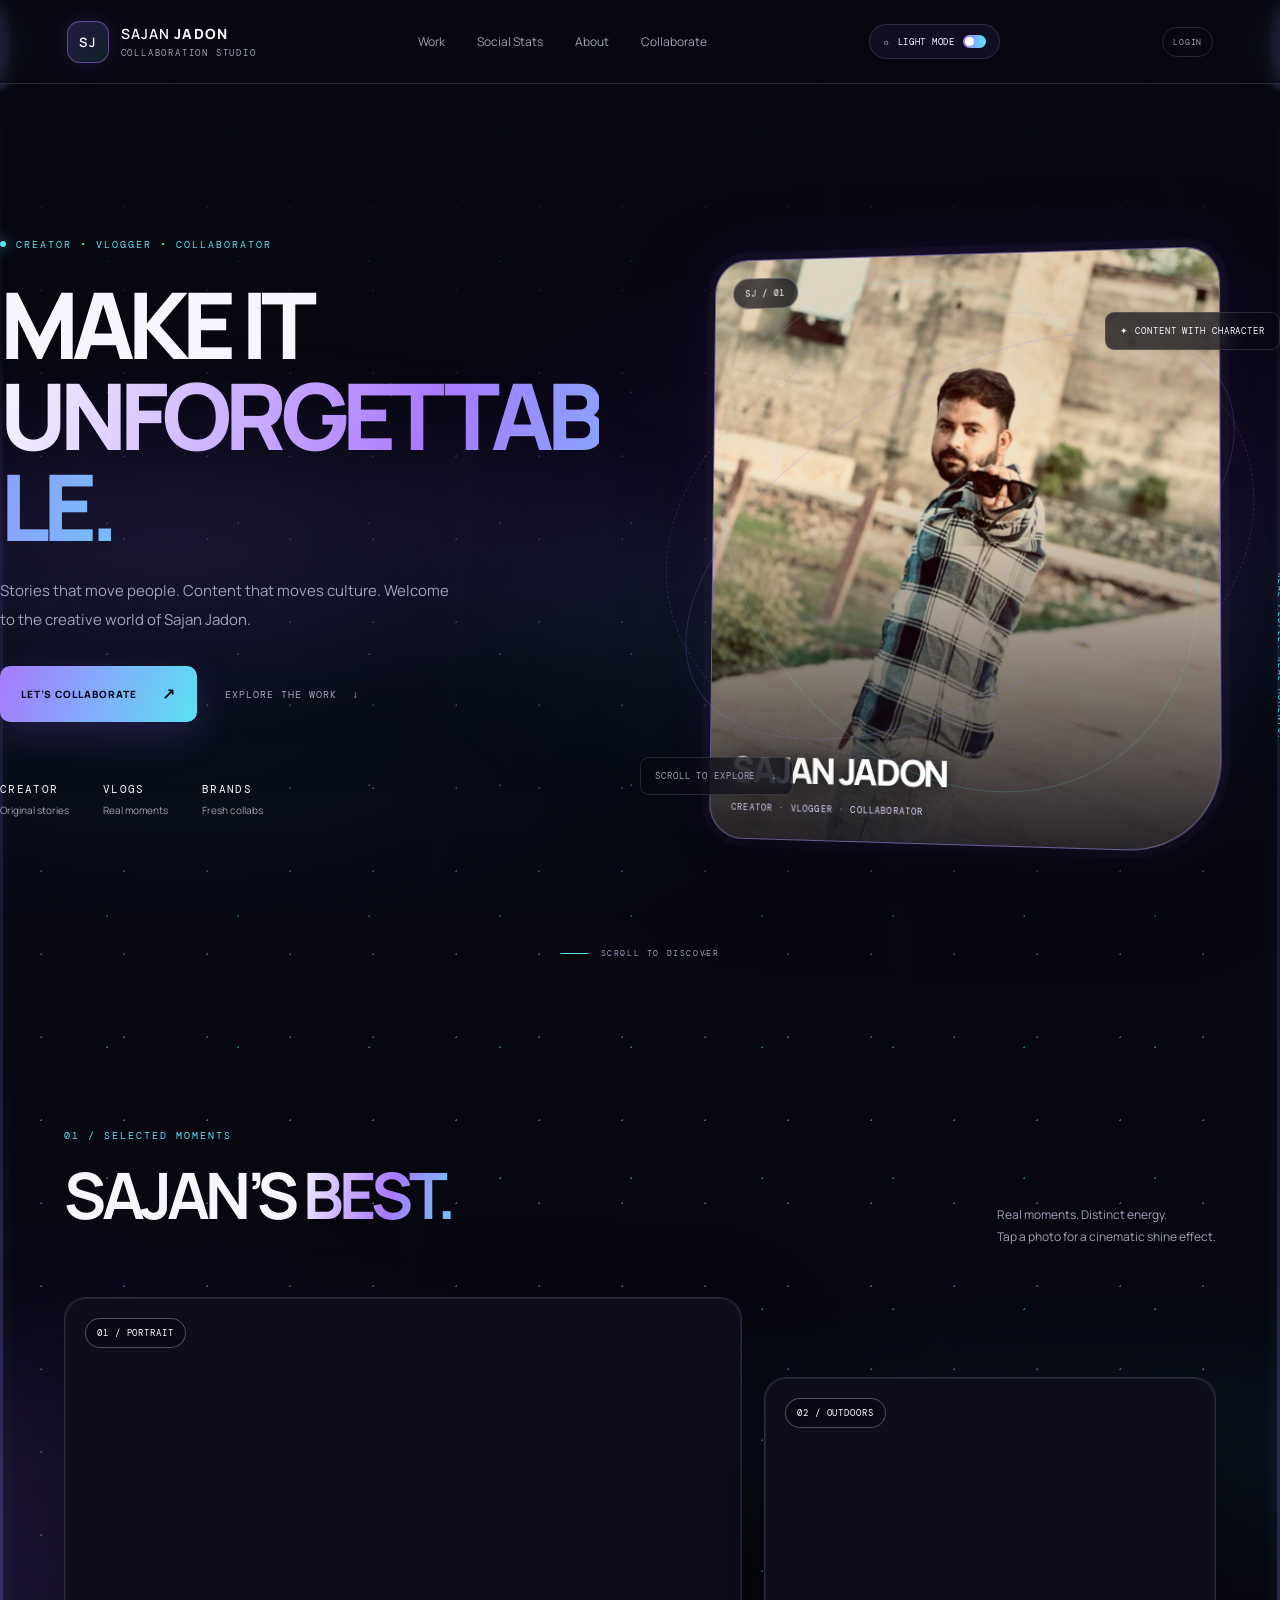
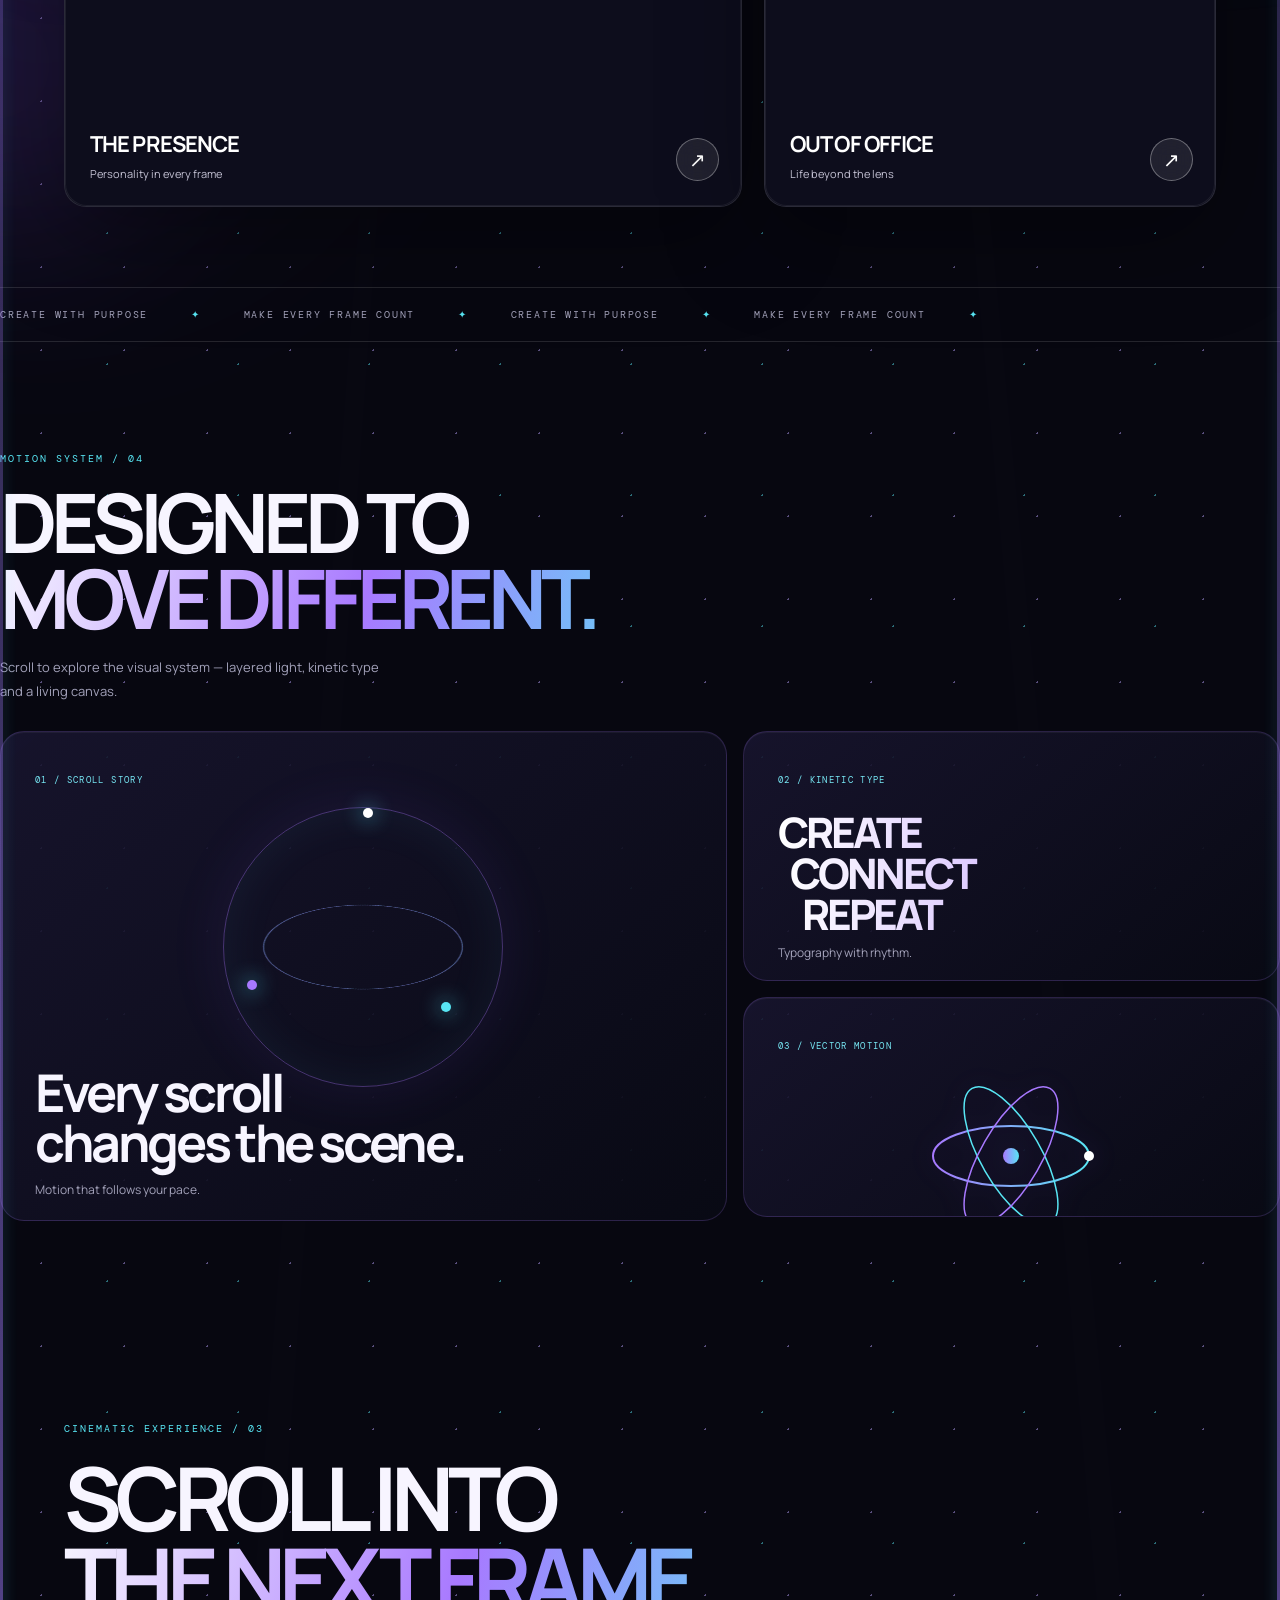
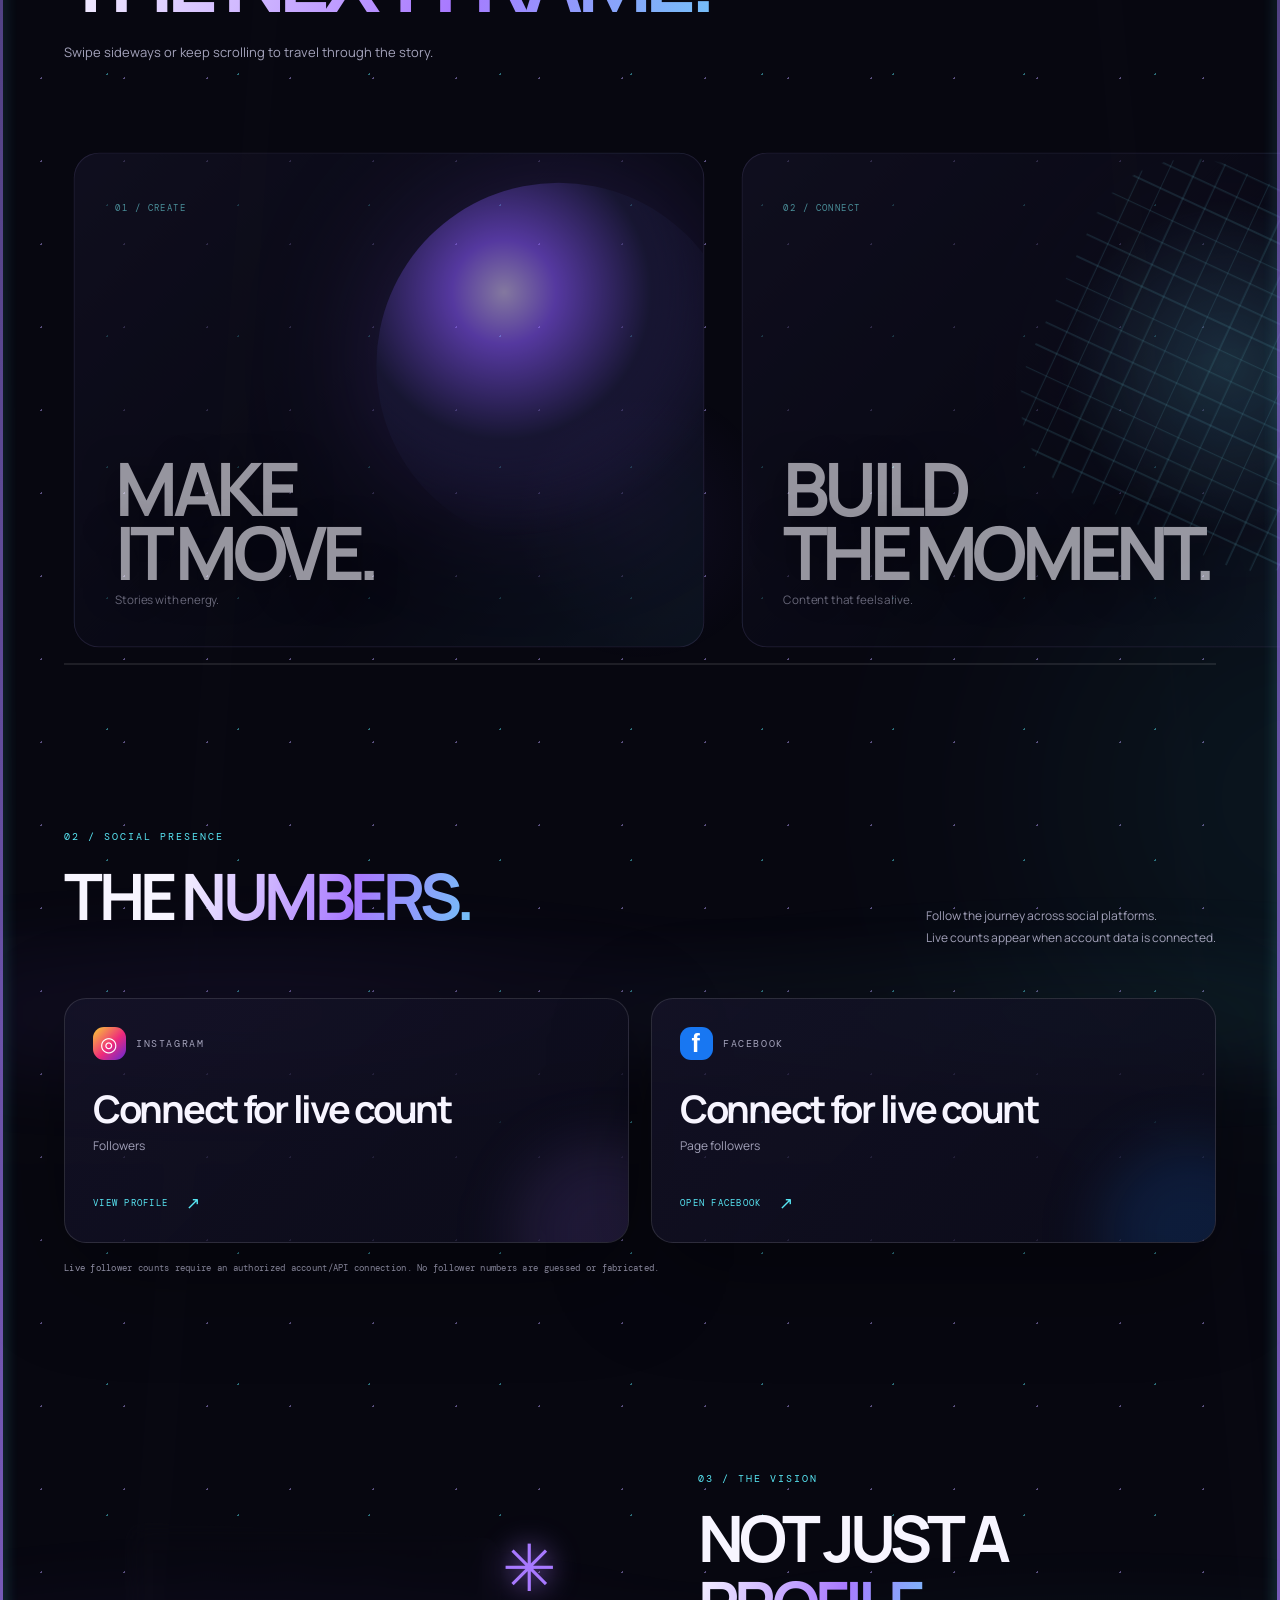
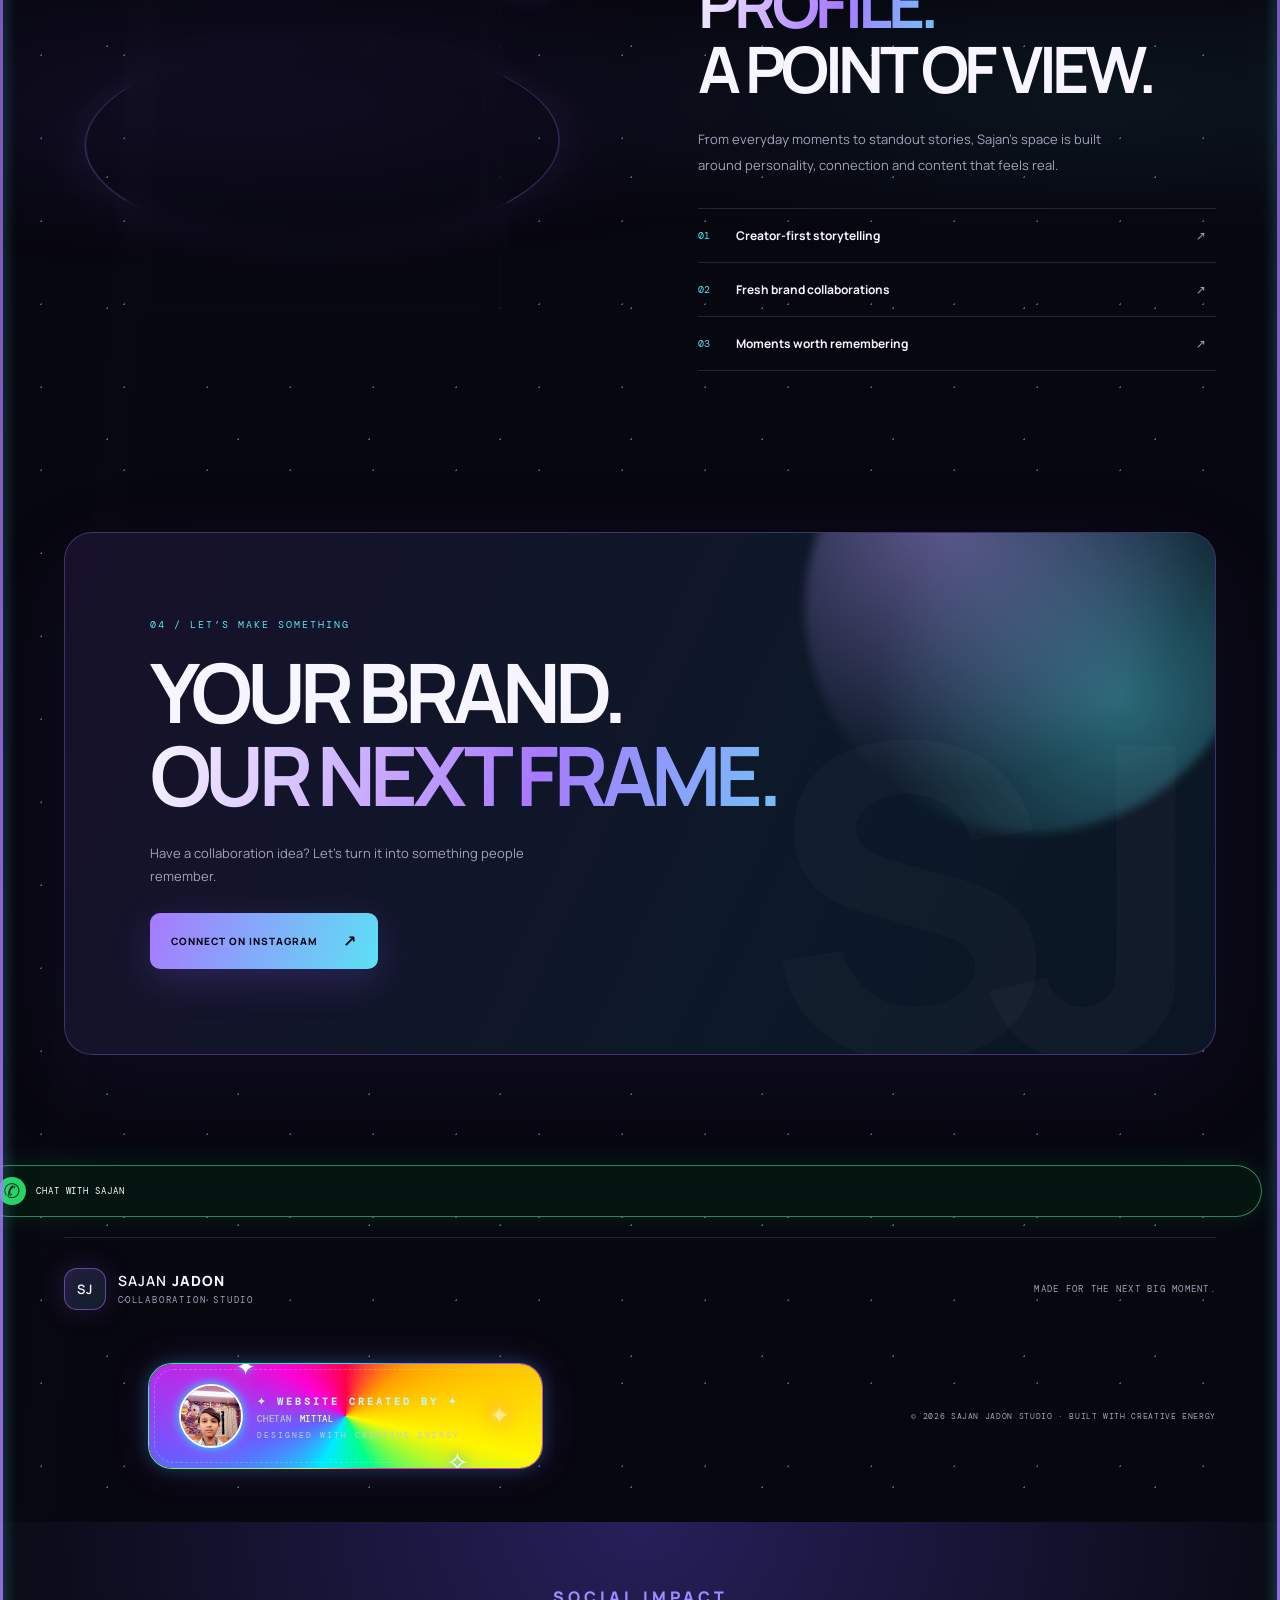
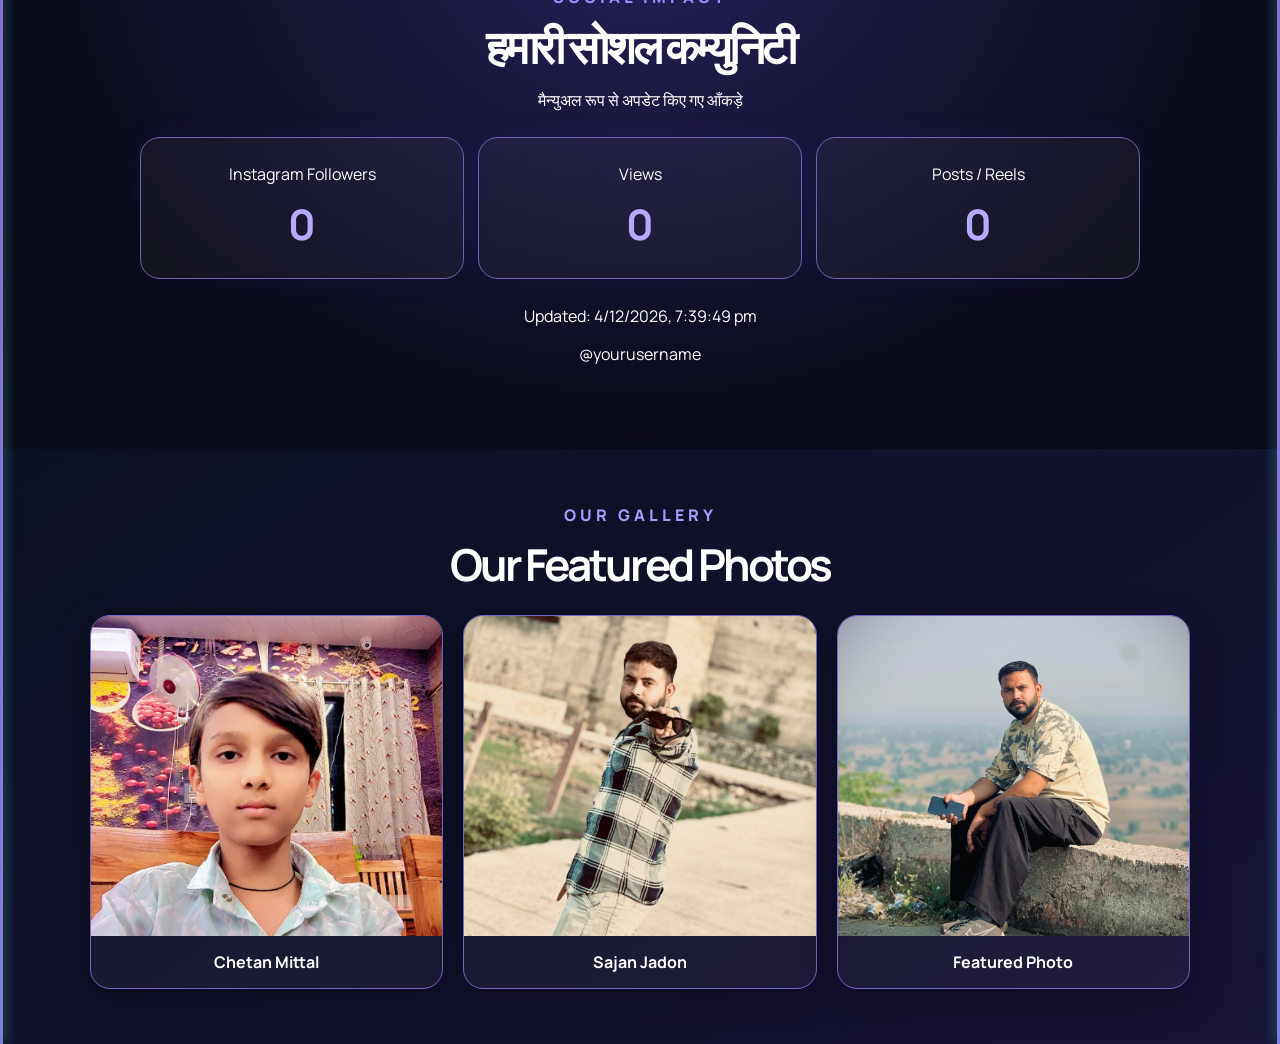
<file: index.html>
<!doctype html>
<html lang="en">
<head>
    <meta name="google-site-verification" content="aHZlHpjp4u81ZzxgG8bum8pniOTi6MZlGk8xEOapdi4" />
  <meta name="google-site-verification" content="qs_HIoZoutV_D6sHfLP-9vUQLlAMGuSSjJ4oW0HQzCA" />
<meta charset="utf-8">
<meta name="viewport" content="width=device-width,initial-scale=1">
<meta name="theme-color" content="#080812">
<meta name="description" content="Sajan Jadon — premium creator portfolio, vlogs and brand collaborations.">
<title>SAJAN JADON — Collaboration Studio</title>
<link rel="stylesheet" href="style.css">
</head>
<body>
<div class="intro-loader" id="introLoader" aria-hidden="true">
  <div class="loader-orbit loader-orbit-a"></div><div class="loader-orbit loader-orbit-b"></div>
  <div class="loader-monogram">SJ<span>®</span></div>
  <div class="loader-line"><i></i></div><small>ENTER THE CREATIVE UNIVERSE</small>
</div>
<canvas id="cinematicCanvas" aria-hidden="true"></canvas><canvas id="scrollStoryCanvas" aria-hidden="true"></canvas><canvas id="ultraCanvas" aria-hidden="true"></canvas>
<div class="scroll-film" aria-hidden="true"><div class="film-light film-light-a"></div><div class="film-light film-light-b"></div><div class="film-grid"></div></div>
<div class="scroll-progress" id="scrollProgress" aria-hidden="true"></div>
<div class="cursor-glow" aria-hidden="true"></div>
<div class="fx-overlay" id="fxOverlay" aria-hidden="true"></div>
<div class="fx-toast" id="fxToast" aria-live="polite">✦ NEON EFFECT</div>
<div class="edge-energy edge-energy-left" aria-hidden="true"></div>
<div class="edge-energy edge-energy-right" aria-hidden="true"></div>
<div class="click-flash" id="clickFlash" aria-hidden="true"></div>
<div class="effect-toast" id="effectToast" aria-live="polite">✦ EFFECT ACTIVATED</div>
<div class="ambient ambient-a"></div><div class="ambient ambient-b"></div>
<div class="particles" aria-hidden="true"></div>
<header class="topbar">
  <a class="brand" href="#home"><span class="brand-mark">SJ</span><span>SAJAN <b>JADON</b><small>COLLABORATION STUDIO</small></span></a>
  <nav><a href="#work">Work</a><a href="#social-stats">Social Stats</a><a href="#about">About</a><a href="#collab">Collaborate</a></nav>
  <button class="mode-toggle" id="modeToggle" aria-label="Toggle light and dark mode"><span class="mode-icon">☼</span><span class="mode-label">LIGHT MODE</span><i></i></button>
  <a class="owner-quick-access video-login-button" id="ownerQuickAccess" href="./login.html" aria-label="Login">LOGIN</a><button class="menu-toggle" id="menuToggle" aria-label="Open menu">☰</button>
</header>
<main id="home">
<section class="hero section-wrap">
  <div class="hero-copy reveal">
    <div class="eyebrow"><span class="live-dot"></span> CREATOR • VLOGGER • COLLABORATOR</div>
    <h1>MAKE IT<br><span class="gradient-text">UNFORGETTABLE.</span></h1>
    <p class="hero-sub">Stories that move people. Content that moves culture. Welcome to the creative world of Sajan Jadon.</p>
    <div class="hero-actions"><a class="button button-primary magnetic" href="#collab">LET’S COLLABORATE <span>↗</span></a><a class="text-link" href="#work">EXPLORE THE WORK <span>↓</span></a></div>
    <div class="hero-stats"><div><strong>CREATOR</strong><small>Original stories</small></div><div><strong>VLOGS</strong><small>Real moments</small></div><div><strong>BRANDS</strong><small>Fresh collabs</small></div></div>
  </div>
  <div class="hero-stage hero-photo-stage" id="heroStage" aria-label="Sajan Jadon portrait with motion effects">
    <div class="hero-photo-frame">
      <img class="hero-portrait" src="assets/sajan-1.png" alt="Sajan Jadon — portrait" fetchpriority="high" decoding="async" onerror="this.closest('.hero-photo-frame').classList.add('photo-load-error')">
      <div class="hero-photo-shade"></div>
      <div class="hero-photo-caption"><span>SAJAN JADON</span><small>CREATOR · VLOGGER · COLLABORATOR</small></div>
      <span class="hero-photo-index">SJ / 01</span>
    </div>
    <div class="orbit orbit-one"></div><div class="orbit orbit-two"></div><div class="orbit orbit-three"></div>
    <div class="floating-tag tag-top">✦ CONTENT WITH CHARACTER</div><div class="floating-tag tag-bottom">SCROLL TO EXPLORE <span>↓</span></div>
    <span class="hero-side-note">REAL PEOPLE. REAL MOMENTS.</span>
  </div>
  <div class="edge-label edge-left">CREATIVITY IN MOTION — 2026</div><div class="edge-label edge-right">DESIGNED TO STAND OUT</div>
  <div class="scroll-cue"><span></span> SCROLL TO DISCOVER</div>
</section>
<section class="work section-wrap" id="work">
  <div class="section-head reveal"><div><div class="eyebrow">01 / SELECTED MOMENTS</div><h2>SAJAN’S <span class="gradient-text">BEST.</span></h2></div><p>Real moments. Distinct energy.<br>Tap a photo for a cinematic shine effect.</p></div>
  <div class="gallery">
    <button class="photo-card card-wide reveal tilt" data-image="assets/sajan-1.png" aria-label="Open Sajan Jadon photo one"><img src="assets/sajan-1.png" alt="Sajan Jadon portrait" onerror="this.parentElement.classList.add('missing-photo')" loading="eager" decoding="async"><span class="card-index">01 / PORTRAIT</span><span class="card-caption"><b>THE PRESENCE</b><small>Personality in every frame</small></span><span class="card-arrow">↗</span><span class="shine"></span></button>
    <button class="photo-card card-tall reveal tilt" data-image="assets/sajan-2.jpg" aria-label="Open Sajan Jadon photo two"><img src="assets/sajan-2.jpg" alt="Sajan Jadon outdoors" onerror="this.parentElement.classList.add('missing-photo')" loading="eager" decoding="async"><span class="card-index">02 / OUTDOORS</span><span class="card-caption"><b>OUT OF OFFICE</b><small>Life beyond the lens</small></span><span class="card-arrow">↗</span><span class="shine"></span></button>
  </div>
  <div class="marquee" aria-hidden="true"><div>CREATE WITH PURPOSE <span>✦</span> MAKE EVERY FRAME COUNT <span>✦</span> CREATE WITH PURPOSE <span>✦</span> MAKE EVERY FRAME COUNT <span>✦</span></div></div>
</section>



<section class="motion-lab section-wrap" id="motion-lab">
  <div class="motion-lab-head" data-reveal>
    <span class="eyebrow">MOTION SYSTEM / 04</span>
    <h2 class="motion-title">DESIGNED TO<br><span class="gradient-text">MOVE DIFFERENT.</span></h2>
    <p>Scroll to explore the visual system — layered light, kinetic type and a living canvas.</p>
  </div>
  <div class="motion-bento">
    <article class="motion-tile motion-tile-main" data-reveal>
      <div class="motion-orbit" aria-hidden="true"><i></i><b></b><em></em></div>
      <span class="tile-label">01 / SCROLL STORY</span><h3>Every scroll<br>changes the scene.</h3><p>Motion that follows your pace.</p>
    </article>
    <article class="motion-tile motion-tile-type" data-reveal>
      <span class="tile-label">02 / KINETIC TYPE</span><div class="type-stack" aria-hidden="true"><span>CREATE</span><span>CONNECT</span><span>REPEAT</span></div><p>Typography with rhythm.</p>
    </article>
    <article class="motion-tile motion-tile-lottie" data-reveal>
      <span class="tile-label">03 / VECTOR MOTION</span><svg class="lottie-like" viewBox="0 0 240 180" role="img" aria-label="Animated vector orbit"><defs><linearGradient id="orbitGradient"><stop stop-color="#a879ff"/><stop offset="1" stop-color="#58e6f4"/></linearGradient></defs><ellipse cx="120" cy="90" rx="78" ry="30" fill="none" stroke="url(#orbitGradient)" stroke-width="2"/><ellipse cx="120" cy="90" rx="78" ry="30" fill="none" stroke="#58e6f4" stroke-width="1.5" transform="rotate(60 120 90)"/><ellipse cx="120" cy="90" rx="78" ry="30" fill="none" stroke="#a879ff" stroke-width="1.5" transform="rotate(-60 120 90)"/><circle cx="198" cy="90" r="5" fill="#fff"/><circle cx="120" cy="90" r="8" fill="url(#orbitGradient)"/></svg><p>Lightweight, vector-based animation.</p>
    </article>
  </div>
</section>

<section class="cinema-rail-section" id="cinema-rail">
  <div class="cinema-rail-head"><span class="eyebrow">CINEMATIC EXPERIENCE / 03</span><h2>SCROLL INTO<br><span class="gradient-text">THE NEXT FRAME.</span></h2><p>Swipe sideways or keep scrolling to travel through the story.</p></div>
  <div class="cinema-rail" id="cinemaRail" aria-label="Cinematic horizontal gallery">
    <article class="rail-panel rail-panel-one"><span class="rail-index">01 / CREATE</span><div class="rail-orb"></div><h3>MAKE<br>IT MOVE.</h3><p>Stories with energy.</p></article>
    <article class="rail-panel rail-panel-two"><span class="rail-index">02 / CONNECT</span><div class="rail-grid-art"></div><h3>BUILD<br>THE MOMENT.</h3><p>Content that feels alive.</p></article>
    <article class="rail-panel rail-panel-three"><span class="rail-index">03 / REPEAT</span><div class="rail-ring-art"></div><h3>STAY<br>UNFORGETTABLE.</h3><p>One frame at a time.</p></article>
  </div>
  <div class="rail-progress"><span id="railProgress"></span></div>
</section>

<section class="social-stats section-wrap" id="social-stats">
  <div class="section-head reveal"><div><div class="eyebrow">02 / SOCIAL PRESENCE</div><h2>THE <span class="gradient-text">NUMBERS.</span></h2></div><p>Follow the journey across social platforms.<br>Live counts appear when account data is connected.</p></div>
  <div class="stats-grid">
    <a class="social-stat-card instagram-stat reveal" href="https://www.instagram.com/sajan_jadon_vlogs/" target="_blank" rel="noopener">
      <span class="stat-platform"><span class="platform-icon instagram-icon">◎</span> INSTAGRAM</span>
      <strong class="stat-value" data-count="instagram">Connect for live count</strong>
      <span class="stat-description">Followers</span>
      <span class="stat-action">VIEW PROFILE <b>↗</b></span>
      <span class="stat-glow"></span>
    </a>
    <a class="social-stat-card facebook-stat reveal" href="https://www.facebook.com/" target="_blank" rel="noopener">
      <span class="stat-platform"><span class="platform-icon facebook-icon">f</span> FACEBOOK</span>
      <strong class="stat-value" data-count="facebook">Connect for live count</strong>
      <span class="stat-description">Page followers</span>
      <span class="stat-action">OPEN FACEBOOK <b>↗</b></span>
      <span class="stat-glow"></span>
    </a>
  </div>
  <p class="stats-note">Live follower counts require an authorized account/API connection. No follower numbers are guessed or fabricated.</p>
</section>

<section class="about section-wrap" id="about">
  <div class="about-visual reveal"><div class="about-ring"></div><div class="about-glass"><span>THE CREATOR’S MINDSET</span><strong>STAY<br><em>REAL.</em><br>STAY<br>ICONIC.</strong><small>AUTHENTICITY IS THE EFFECT.</small></div><span class="about-float">✳</span></div>
  <div class="about-copy reveal"><div class="eyebrow">03 / THE VISION</div><h2>NOT JUST A<br><span class="gradient-text">PROFILE.</span><br>A POINT OF VIEW.</h2><p>From everyday moments to standout stories, Sajan’s space is built around personality, connection and content that feels real.</p><div class="feature-list"><div><span>01</span><b>Creator-first storytelling</b><i>↗</i></div><div><span>02</span><b>Fresh brand collaborations</b><i>↗</i></div><div><span>03</span><b>Moments worth remembering</b><i>↗</i></div></div></div>
</section>
<section class="collab section-wrap" id="collab">
  <div class="collab-panel reveal"><div class="collab-orb"></div><div class="eyebrow">04 / LET’S MAKE SOMETHING</div><h2>YOUR BRAND.<br><span class="gradient-text">OUR NEXT FRAME.</span></h2><p>Have a collaboration idea? Let’s turn it into something people remember.</p><a class="button button-primary magnetic" href="https://www.instagram.com/sajan_jadon_vlogs/" target="_blank" rel="noopener">CONNECT ON INSTAGRAM <span>↗</span></a><span class="panel-watermark">SJ</span></div>
</section>

<a class="whatsapp-float" id="whatsappFloat" href="https://wa.me/918447755145?text=Hi%20Sajan%2C%20I%20want%20to%20collaborate." target="_blank" rel="noopener" aria-label="Chat with Sajan Jadon on WhatsApp"><span class="wa-icon">✆</span><span class="wa-label">CHAT WITH SAJAN</span><i></i></a>
</main>
<footer class="footer section-wrap">
  <a class="brand footer-brand" href="#home"><span class="brand-mark">SJ</span><span>SAJAN <b>JADON</b><small>COLLABORATION STUDIO</small></span></a>
  <div class="footer-note">MADE FOR THE NEXT BIG MOMENT.</div>
  <div class="creator-credit creator-credit-ultra" tabindex="0" aria-label="Website created by Chetan Mittal">
  <span class="credit-orbit credit-orbit-one"></span>
  <span class="credit-orbit credit-orbit-two"></span>
  <span class="credit-spark credit-spark-one">✦</span>
  <span class="credit-spark credit-spark-two">✧</span>
  <img src="assets/chetan.jpg" alt="Chetan creator credit photo" onerror="this.style.display='none'" loading="lazy" decoding="async">
  <span class="credit-words">
    <small>✦ WEBSITE CREATED BY ✦</small>
    <b class="credit-name"><span>CHETAN</span> <span>MITTAL</span></b>
    <em>DESIGNED WITH CREATIVE ENERGY</em>
  </span>
  <span class="credit-star">✦</span>
</div>
  <div class="copyright">© 2026 SAJAN JADON STUDIO · BUILT WITH CREATIVE ENERGY</div>
</footer>

<script defer src="script.js"></script>
<script src="social-analytics.js" defer></script>

<section id="publicSocialStats" class="social-public" aria-label="Social media statistics">
  <div class="social-public-inner">
    <p class="social-public-kicker">SOCIAL IMPACT</p>
    <h2>हमारी सोशल कम्युनिटी</h2>
    <p data-social-stat="label">मैन्युअल रूप से अपडेट किए गए आँकड़े</p>
    <div class="social-public-grid">
      <article><span>Instagram Followers</span><strong data-social-stat="followers">0</strong></article>
      <article><span>Views</span><strong data-social-stat="views">0</strong></article>
      <article><span>Posts / Reels</span><strong data-social-stat="posts">0</strong></article>
    </div>
    <p data-social-stat="updated">अभी तक अपडेट नहीं किया गया</p>
    <p data-social-stat="username">@yourusername</p>
    <div class="social-public-links">
      <a data-social-link="instagramUrl" hidden target="_blank" rel="noopener noreferrer">Instagram खोलें ↗</a>
      <a data-social-link="youtubeUrl" hidden target="_blank" rel="noopener noreferrer">YouTube खोलें ↗</a>
      <a data-social-link="otherUrl" hidden target="_blank" rel="noopener noreferrer">अन्य लिंक ↗</a>
    </div>
  </div>
</section>
<style>
.social-public{padding:64px 18px;background:radial-gradient(ellipse at top,#25205a,#090b16 70%);color:#fff}
.social-public-inner{max-width:1000px;margin:auto;text-align:center}
.social-public-kicker{letter-spacing:4px;color:#9c8cff;font-weight:800}
.social-public h2{font-size:clamp(28px,5vw,46px);margin:8px 0 18px}
.social-public-grid{display:grid;grid-template-columns:repeat(3,minmax(0,1fr));gap:14px;margin:26px 0}
.social-public-grid article{padding:25px 12px;border:1px solid #7063b5;border-radius:20px;background:#ffffff0a;box-shadow:0 0 30px #5540ff18}
.social-public-grid span,.social-public-grid strong{display:block}
.social-public-grid strong{font-size:clamp(26px,5vw,42px);margin-top:10px;color:#b8a9ff}
.social-public-links{display:flex;flex-wrap:wrap;justify-content:center;gap:12px;margin-top:20px}
.social-public-links a{padding:12px 18px;border:1px solid #9986ff;border-radius:30px;color:#fff;text-decoration:none}
@media(max-width:560px){.social-public-grid{grid-template-columns:1fr}.social-public{padding:40px 14px}}
</style>


<section id="sajan-photo-gallery" aria-label="Photo Gallery">
  <div class="sj-gallery-inner">
    <p class="sj-gallery-tag">OUR GALLERY</p>
    <h2>Our Featured Photos</h2>
    <div class="sj-gallery-grid">
      <figure>
        <img src="/assets/chetan.jpg" alt="Chetan Mittal" loading="lazy" decoding="async">
        <figcaption>Chetan Mittal</figcaption>
      </figure>
      <figure>
        <img src="/assets/sajan-1.png" alt="Sajan Jadon photo 1" loading="lazy" decoding="async">
        <figcaption>Sajan Jadon</figcaption>
      </figure>
      <figure>
        <img src="/assets/sajan-2.jpg" alt="Sajan Jadon photo 2" loading="lazy" decoding="async">
        <figcaption>Featured Photo</figcaption>
      </figure>
    </div>
  </div>
</section>
<style>
#sajan-photo-gallery{padding:55px 18px;background:linear-gradient(145deg,#0b1020,#171338);color:#fff}
.sj-gallery-inner{max-width:1100px;margin:auto;text-align:center}
.sj-gallery-tag{color:#a99aff;letter-spacing:4px;font-weight:800}
.sj-gallery-inner h2{font-size:clamp(28px,5vw,44px);margin:10px 0 28px}
.sj-gallery-grid{display:grid;grid-template-columns:repeat(3,minmax(0,1fr));gap:20px}
.sj-gallery-grid figure{margin:0;overflow:hidden;border:1px solid #7665c9;border-radius:20px;background:#ffffff0a;box-shadow:0 12px 35px #0005}
.sj-gallery-grid img{display:block;width:100%;height:320px;object-fit:cover}
.sj-gallery-grid figcaption{padding:15px;font-weight:700}
@media(max-width:650px){.sj-gallery-grid{grid-template-columns:1fr}.sj-gallery-grid img{height:auto;max-height:420px;object-fit:contain;background:#080a13}}
</style>

</body></html>
</file>
<file: style.css>
@import url('https://fonts.googleapis.com/css2?family=DM+Mono:wght@400;500&family=Manrope:wght@400;500;600;700;800&display=swap');
:root{--bg:#080812;--bg2:#0d0d1c;--text:#f7f5ff;--muted:#a3a2ba;--line:rgba(255,255,255,.12);--violet:#a879ff;--cyan:#58e6f4;--panel:rgba(255,255,255,.045);--shadow:0 30px 100px rgba(0,0,0,.35);color-scheme:dark}
*{box-sizing:border-box}html{scroll-behavior:smooth;scroll-padding-top:90px}body{margin:0;background:var(--bg);color:var(--text);font-family:Manrope,system-ui,sans-serif;overflow-x:hidden;transition:background .65s,color .65s}body.light{--bg:#f4f1ff;--bg2:#e9e4fa;--text:#151126;--muted:#66617a;--line:rgba(25,17,50,.15);--panel:rgba(255,255,255,.62);--shadow:0 30px 100px rgba(70,45,110,.14);color-scheme:light}
a{color:inherit;text-decoration:none}button{font:inherit}.topbar{height:84px;position:fixed;inset:0 0 auto;z-index:20;display:flex;align-items:center;justify-content:space-between;padding:0 5.2vw;border-bottom:1px solid var(--line);background:color-mix(in srgb,var(--bg) 76%,transparent);backdrop-filter:blur(24px)}.brand{display:flex;align-items:center;gap:12px;font-size:14px;letter-spacing:.08em;font-weight:600}.brand b{font-weight:800}.brand small{display:block;font:9px 'DM Mono',monospace;letter-spacing:.2em;color:var(--muted);margin-top:4px}.brand-mark{display:grid;place-items:center;width:42px;height:42px;border-radius:13px;border:1px solid #a879ff80;background:linear-gradient(135deg,#9e6cff35,#5be6f41c);box-shadow:0 0 28px #a879ff2b;font-size:13px}.topbar nav{display:flex;gap:32px;font-size:12px;color:var(--muted)}.topbar nav a{transition:color .2s}.topbar nav a:hover{color:var(--cyan)}.mode-toggle{display:flex;align-items:center;gap:8px;border:1px solid var(--line);border-radius:100px;background:var(--panel);color:var(--text);padding:10px 13px;font:9px 'DM Mono',monospace;letter-spacing:.08em;cursor:pointer}.mode-toggle i{width:23px;height:13px;border-radius:20px;background:linear-gradient(90deg,var(--violet),var(--cyan));position:relative}.mode-toggle i:after{content:"";position:absolute;width:9px;height:9px;top:2px;left:2px;border-radius:50%;background:white;transition:transform .35s}.light .mode-toggle i:after{transform:translateX(10px)}.menu-toggle{display:none;background:none;border:0;color:var(--text);font-size:24px}
.section-wrap{width:min(1200px,90vw);margin:auto}.hero{min-height:820px;min-height:100svh;position:relative;display:grid;grid-template-columns:1fr 1fr;align-items:center;padding-top:110px;isolation:isolate}.hero:before{content:"";position:absolute;inset:10% -8% 8%;background:radial-gradient(ellipse at 75% 42%,#7944dd24,transparent 42%),radial-gradient(ellipse at 20% 75%,#2acde20c,transparent 40%);z-index:-2}.hero-copy{position:relative;z-index:2;padding-bottom:45px}.eyebrow{font:10px 'DM Mono',monospace;letter-spacing:.2em;color:var(--cyan);display:flex;align-items:center;gap:10px}.live-dot{width:6px;height:6px;border-radius:50%;background:var(--cyan);box-shadow:0 0 14px var(--cyan);animation:pulse 1.6s infinite}h1,h2,p{margin-top:0}h1{font-size:clamp(48px,7.2vw,92px);line-height:.99;letter-spacing:-.075em;margin:28px 0 25px;font-weight:800}h2{font-size:clamp(38px,5vw,65px);line-height:1.02;letter-spacing:-.07em;margin:20px 0}.gradient-text{background:linear-gradient(100deg,#d6b6ff 4%,#9d77ff 40%,#55e5f4 85%);-webkit-background-clip:text;background-clip:text;color:transparent;background-size:180% auto;animation:gradientFlow 6s linear infinite}.hero-sub{max-width:465px;font-size:15px;line-height:1.9;color:var(--muted)}.hero-actions{display:flex;align-items:center;gap:28px;margin-top:32px}.button{display:inline-flex;align-items:center;gap:25px;padding:17px 21px;border-radius:10px;font-size:10px;letter-spacing:.1em;font-weight:800;transition:transform .3s,box-shadow .3s;position:relative;overflow:hidden}.button-primary{background:linear-gradient(110deg,#8f5dff,#5a9dff 58%,#3ad8df);color:#090817;box-shadow:0 12px 38px #8c5dff38}.button:hover{transform:translateY(-4px) scale(1.02);box-shadow:0 15px 45px #7c5cff4a}.button span{font-size:16px}.text-link{font:10px 'DM Mono',monospace;letter-spacing:.1em;color:var(--muted)}.text-link span{color:var(--cyan);margin-left:8px}.hero-stats{display:flex;gap:34px;margin-top:60px}.hero-stats div{display:flex;flex-direction:column;gap:7px}.hero-stats strong{font:11px 'DM Mono',monospace;letter-spacing:.12em}.hero-stats small{font-size:10px;color:var(--muted)}.hero-stage{height:min(580px,66vw);min-height:390px;position:relative;perspective:1000px;transform-style:preserve-3d;transition:transform .25s}.hero-core{position:absolute;width:clamp(220px,29vw,350px);aspect-ratio:1;left:50%;top:48%;transform:translate(-50%,-50%) rotateY(-14deg) rotateX(7deg);border-radius:30% 44% 34% 42%;display:flex;align-items:center;justify-content:center;flex-direction:column;border:1px solid #c6a4ff65;background:linear-gradient(140deg,#ffffff17,#a879ff10 40%,#50e8f411);box-shadow:inset 0 0 70px #a879ff14,0 0 100px #8559ff23;backdrop-filter:blur(10px);animation:coreFloat 6s ease-in-out infinite;transform-style:preserve-3d}.hero-core:before,.hero-core:after{content:"";position:absolute;inset:12px;border:1px solid #a879ff40;border-radius:inherit;transform:translateZ(25px)}.hero-core:after{inset:30px;border-color:#58e6f455;transform:translateZ(45px) rotate(12deg)}.hero-core strong{font-size:clamp(80px,12vw,140px);letter-spacing:-.12em;text-shadow:0 0 55px #a879ff65;transform:translateZ(60px)}.hero-core strong span{font-size:18px;vertical-align:top;letter-spacing:0}.core-kicker,.hero-core small{font:9px 'DM Mono',monospace;letter-spacing:.22em;color:var(--muted);z-index:2}.core-line{width:70px;height:2px;background:linear-gradient(90deg,var(--violet),var(--cyan));margin:12px}.orbit{position:absolute;left:50%;top:48%;border:1px solid #a879ff55;border-radius:50%;transform:translate(-50%,-50%) rotate(-30deg);animation:orbitSpin 18s linear infinite}.orbit-one{width:95%;height:46%}.orbit-two{width:85%;height:65%;transform:translate(-50%,-50%) rotate(55deg);border-color:#58e6f447;animation-duration:23s;animation-direction:reverse}.orbit-three{width:68%;height:88%;transform:translate(-50%,-50%) rotate(75deg);border-style:dashed;opacity:.5;animation-duration:36s}.glass-shard{position:absolute;width:70px;height:120px;border:1px solid #a879ff65;background:linear-gradient(145deg,#ffffff24,#a879ff05);backdrop-filter:blur(5px);clip-path:polygon(50% 0,100% 25%,75% 100%,0 70%);animation:shardFloat 7s ease-in-out infinite}.shard-one{right:7%;top:13%;transform:rotate(22deg)}.shard-two{left:5%;bottom:17%;transform:rotate(65deg);animation-delay:-3s}.floating-tag{position:absolute;border:1px solid var(--line);background:color-mix(in srgb,var(--bg) 70%,transparent);backdrop-filter:blur(16px);border-radius:9px;padding:12px 14px;font:9px 'DM Mono',monospace;letter-spacing:.1em;box-shadow:var(--shadow)}.tag-top{right:0;top:15%;animation:floatTag 5s ease-in-out infinite}.tag-bottom{left:0;bottom:14%;color:var(--muted);animation:floatTag 5s ease-in-out infinite reverse}.tag-bottom span{color:var(--cyan);margin-left:10px}.edge-label{position:absolute;writing-mode:vertical-rl;font:8px 'DM Mono',monospace;letter-spacing:.22em;color:var(--muted);opacity:.6}.edge-left{left:-4.5vw;bottom:17%;transform:rotate(180deg)}.edge-right{right:-4.5vw;top:32%}.scroll-cue{position:absolute;bottom:26px;left:50%;transform:translateX(-50%);display:flex;align-items:center;gap:12px;font:8px 'DM Mono',monospace;letter-spacing:.2em;color:var(--muted)}.scroll-cue span{width:28px;height:1px;background:var(--cyan);animation:cue 1.8s infinite}
.work{padding-top:145px}.section-head{display:flex;align-items:end;justify-content:space-between;margin-bottom:50px}.section-head p{color:var(--muted);font-size:12px;line-height:1.8;margin:0}.gallery{display:grid;grid-template-columns:1.2fr .8fr;gap:22px;align-items:start}.photo-card{display:block;position:relative;overflow:hidden;padding:0;border:1px solid var(--line);border-radius:22px;background:var(--bg2);box-shadow:var(--shadow);cursor:pointer;text-align:left;transform-style:preserve-3d;transition:transform .3s,border-color .3s}.photo-card img{display:block;width:100%;height:100%;object-fit:cover;transition:transform .8s cubic-bezier(.2,.8,.2,1),filter .5s;filter:saturate(.9)}.card-wide{height:510px}.card-tall{height:430px;margin-top:80px}.photo-card:hover{border-color:#a879ffb5}.photo-card:hover img{transform:scale(1.06);filter:saturate(1.12)}.photo-card:before{content:"";position:absolute;inset:30% 0 0;background:linear-gradient(transparent,rgba(4,4,12,.9));z-index:1;pointer-events:none}.card-index,.card-caption,.card-arrow{position:absolute;z-index:3}.card-index{top:20px;left:20px;border:1px solid #ffffff48;border-radius:100px;padding:8px 11px;background:#08081266;backdrop-filter:blur(8px);font:9px 'DM Mono',monospace;letter-spacing:.1em}.card-caption{left:25px;bottom:25px;display:flex;flex-direction:column;gap:7px;color:white}.card-caption b{font-size:22px;letter-spacing:-.04em}.card-caption small{font-size:11px;color:#c4c2d4}.card-arrow{right:22px;bottom:25px;width:43px;height:43px;border:1px solid #ffffff55;border-radius:50%;display:grid;place-items:center;color:white;background:#ffffff16;backdrop-filter:blur(10px);font-size:20px}.shine{position:absolute;z-index:2;inset:-60% auto -60% -50%;width:28%;transform:rotate(24deg);background:linear-gradient(90deg,transparent,#ffffff88,transparent);opacity:0;pointer-events:none}.photo-card:hover .shine,.photo-card:focus-visible .shine{opacity:1;animation:shineSweep 1.1s ease forwards}.missing-photo{background:radial-gradient(ellipse at 50% 25%,#6543a0,#151526 58%,#080812)}.missing-photo img{display:none}.missing-photo:after{content:"SAJAN JADON";position:absolute;inset:0;display:grid;place-items:center;font-size:clamp(28px,4vw,55px);font-weight:800;letter-spacing:-.07em;color:#fff;background:radial-gradient(circle at 50% 30%,#a879ff55,transparent 50%)}.marquee{margin:80px -5vw 0;overflow:hidden;border-block:1px solid var(--line);padding:20px 0;color:var(--muted);font:10px 'DM Mono',monospace;letter-spacing:.18em;white-space:nowrap}.marquee div{width:max-content;animation:marquee 22s linear infinite}.marquee span{color:var(--cyan);padding:0 35px}
.about{padding:150px 0;display:grid;grid-template-columns:1fr 1fr;gap:10%;align-items:center}.about-visual{height:500px;position:relative;display:grid;place-items:center;perspective:1000px}.about-ring{position:absolute;width:90%;height:90%;border:1px solid #a879ff60;border-radius:50%;transform:rotateX(65deg) rotateZ(-22deg);box-shadow:0 0 50px #a879ff17;animation:orbitSpin 22s linear infinite}.about-glass{width:75%;height:390px;border:1px solid #a879ff70;border-radius:20px;background:linear-gradient(135deg,#ffffff13,#a879ff0b 50%,#58e6f408);box-shadow:inset 0 0 60px #a879ff10,0 30px 90px #0004;backdrop-filter:blur(12px);transform:rotateY(13deg) rotateX(4deg);display:flex;flex-direction:column;justify-content:center;padding:35px;gap:20px;position:relative;z-index:1;transition:transform .4s}.about-glass span,.about-glass small{font:9px 'DM Mono',monospace;letter-spacing:.17em;color:var(--muted)}.about-glass strong{font-size:clamp(36px,5vw,60px);line-height:.92;letter-spacing:-.07em}.about-glass em{font-style:normal;color:var(--cyan)}.about-float{position:absolute;right:5%;top:10%;font-size:65px;color:var(--violet);text-shadow:0 0 30px var(--violet);animation:floatTag 4s infinite}.about-copy>p{color:var(--muted);font-size:13px;line-height:2;max-width:430px;margin:25px 0}.feature-list{border-top:1px solid var(--line);margin-top:30px}.feature-list div{display:grid;grid-template-columns:38px 1fr 20px;align-items:center;padding:18px 0;border-bottom:1px solid var(--line);font-size:12px}.feature-list span{font:10px 'DM Mono',monospace;color:var(--cyan)}.feature-list i{font-style:normal;color:var(--muted)}
.collab{padding:10px 0 130px}.collab-panel{position:relative;overflow:hidden;padding:clamp(35px,7vw,85px);border:1px solid #a879ff50;border-radius:28px;background:linear-gradient(115deg,#17112a,#0c1928 65%,#0b1523);box-shadow:0 30px 100px #5e42ac1b}.light .collab-panel{background:linear-gradient(115deg,#e9dfff,#dcefff 65%,#e7faff)}.collab-panel h2{font-size:clamp(40px,6.8vw,82px);position:relative;z-index:1}.collab-panel p{color:var(--muted);font-size:13px;line-height:1.8;max-width:430px;margin:24px 0}.collab-panel .button{position:relative;z-index:1}.collab-orb{position:absolute;width:450px;height:450px;border-radius:50%;right:-40px;top:-150px;background:radial-gradient(circle at 30% 30%,#b8a1ff77,transparent 60%),radial-gradient(circle at 70% 70%,#58e6f466,transparent 55%);filter:blur(5px);animation:orbPulse 7s ease-in-out infinite}.panel-watermark{position:absolute;right:6%;bottom:-25%;font-size:clamp(200px,34vw,430px);font-weight:800;letter-spacing:-.15em;color:#ffffff06;pointer-events:none}
.footer{padding:30px 0 25px;border-top:1px solid var(--line);display:grid;grid-template-columns:1fr 1fr;gap:25px;align-items:center}.footer-note{justify-self:end;color:var(--muted);font:9px 'DM Mono',monospace;letter-spacing:.14em}.creator-credit{display:flex;align-items:center;gap:12px;justify-self:start;border:1px solid var(--line);background:var(--panel);padding:9px 15px 9px 9px;border-radius:14px;position:relative;overflow:hidden}.creator-credit:after{content:"";position:absolute;inset:-100% auto -100% -35%;width:22%;background:linear-gradient(90deg,transparent,#fff7,transparent);transform:rotate(20deg);animation:shineSweep 4s ease-in-out infinite}.creator-credit img{width:45px;height:45px;object-fit:cover;object-position:center 30%;border-radius:10px;border:1px solid #a879ff70}.creator-credit span:nth-child(2){display:flex;flex-direction:column;gap:4px}.creator-credit small{font:8px 'DM Mono',monospace;color:var(--muted);letter-spacing:.1em}.creator-credit b{font-size:12px;letter-spacing:.14em}.credit-star{color:var(--cyan);font-size:20px;margin-left:15px}.copyright{justify-self:end;font:8px 'DM Mono',monospace;color:var(--muted);letter-spacing:.08em;text-align:right}
.lightbox{position:fixed;inset:0;z-index:50;background:#05050df0;backdrop-filter:blur(20px);display:flex;align-items:center;justify-content:center;padding:7vw;opacity:0;visibility:hidden;transition:opacity .35s,visibility .35s}.lightbox.open{opacity:1;visibility:visible}.lightbox img{max-width:min(90vw,1000px);max-height:82vh;object-fit:contain;border-radius:15px;box-shadow:0 0 0 1px #ffffff40,0 30px 100px #000;transform:scale(.94);transition:transform .4s}.lightbox.open img{transform:scale(1)}.lightbox-close{position:absolute;right:28px;top:20px;border:1px solid #ffffff50;background:#ffffff14;color:white;border-radius:50%;width:48px;height:48px;font-size:30px;cursor:pointer}.lightbox-caption{position:absolute;bottom:25px;color:#aaa;font:9px 'DM Mono',monospace;letter-spacing:.2em}.cursor-glow{position:fixed;z-index:0;pointer-events:none;width:280px;height:280px;border-radius:50%;background:radial-gradient(circle,#8c5dff13,transparent 70%);transform:translate(-50%,-50%);left:50%;top:50%}.ambient{position:fixed;z-index:-1;width:350px;height:350px;border-radius:50%;filter:blur(90px);opacity:.12;pointer-events:none;animation:ambientDrift 16s ease-in-out infinite alternate}.ambient-a{background:#8e54ff;left:-180px;top:20%}.ambient-b{background:#2bd8ed;right:-180px;bottom:5%;animation-delay:-8s}.particles{position:fixed;inset:0;pointer-events:none;z-index:-1;opacity:.45;background-image:radial-gradient(#bba4ff 1px,transparent 1px),radial-gradient(#58e6f4 1px,transparent 1px);background-size:83px 83px,131px 131px;background-position:0 0,42px 65px;mask-image:linear-gradient(transparent,black 15%,black 85%,transparent);animation:particleDrift 40s linear infinite}.reveal{opacity:0;transform:translateY(35px) scale(.985);transition:opacity .9s,transform .9s cubic-bezier(.2,.8,.2,1)}.reveal.visible{opacity:1;transform:translateY(0) scale(1)}.tilt{will-change:transform}
@keyframes pulse{50%{opacity:.35;box-shadow:0 0 3px var(--cyan)}}@keyframes gradientFlow{to{background-position:180% center}}@keyframes coreFloat{0%,100%{translate:0 0;rotate:0deg}50%{translate:0 -14px;rotate:2deg}}@keyframes orbitSpin{to{rotate:360deg}}@keyframes shardFloat{0%,100%{translate:0 0}50%{translate:0 -20px}}@keyframes floatTag{0%,100%{translate:0 0}50%{translate:0 -10px}}@keyframes cue{0%,100%{transform:scaleX(.5);opacity:.4}50%{transform:scaleX(1);opacity:1}}@keyframes shineSweep{0%{left:-50%}100%{left:140%}}@keyframes marquee{to{transform:translateX(-50%)}}@keyframes orbPulse{0%,100%{transform:scale(.95) rotate(0)}50%{transform:scale(1.08) rotate(20deg)}}@keyframes ambientDrift{to{transform:translate(150px,80px) scale(1.2)}}@keyframes particleDrift{to{background-position:300px 450px,-240px 260px}}
@media(min-width:1400px){.hero{min-height:900px}}@media(max-width:800px){.topbar{height:72px;padding:0 5vw}.topbar nav{display:none;position:absolute;top:71px;left:0;right:0;padding:20px 6vw;background:var(--bg);border-bottom:1px solid var(--line);flex-direction:column;gap:22px}.topbar nav.open{display:flex}.menu-toggle{display:block}.mode-toggle{margin-left:auto;margin-right:12px}.mode-label{display:none}.hero{grid-template-columns:1fr;padding-top:135px;min-height:auto;padding-bottom:100px}.hero-copy{padding-bottom:0}.hero-stage{height:430px;min-height:0;margin-top:20px}.hero-core{width:260px}.hero-core strong{font-size:110px}.edge-label{display:none}.scroll-cue{bottom:30px}.hero-stats{margin-top:38px}.section-head{align-items:start;flex-direction:column;gap:15px}.work{padding-top:80px}.gallery{grid-template-columns:1fr;gap:18px}.card-wide{height:430px}.card-tall{height:420px;margin-top:0}.about{padding:90px 0;grid-template-columns:1fr;gap:35px}.about-visual{height:420px}.about-glass{height:340px}.about-copy h2{font-size:48px}.collab{padding-bottom:85px}.footer{grid-template-columns:1fr;gap:20px}.footer-note,.copyright{justify-self:start;text-align:left}.creator-credit{grid-row:2}.copyright{grid-row:4}.collab-orb{right:-200px}}@media(max-width:420px){.brand{font-size:12px;gap:8px}.brand-mark{width:36px;height:36px}.hero-actions{gap:17px;flex-wrap:wrap}.button{padding:15px 16px;gap:12px}.hero-stage{height:350px}.hero-core{width:220px}.hero-core strong{font-size:90px}.floating-tag{font-size:7px;padding:10px}.tag-top{right:-2%}.hero-stats{gap:20px}.card-wide,.card-tall{height:360px}.card-caption b{font-size:18px}.about-visual{height:380px}.about-glass{width:82%;height:315px;padding:25px}.about-glass strong{font-size:45px}.collab-panel{padding:30px 24px}.collab-panel h2{font-size:38px}}
@media(prefers-reduced-motion:reduce){*,*:before,*:after{animation-duration:.01ms!important;animation-iteration-count:1!important;scroll-behavior:auto!important;transition-duration:.01ms!important}}

/* V4: cinematic edge energy + responsive mobile polish */
.edge-energy{position:fixed;top:0;bottom:0;width:3px;z-index:8;pointer-events:none;opacity:.85;background:linear-gradient(180deg,transparent,var(--violet),var(--cyan),transparent);background-size:100% 240%;filter:drop-shadow(0 0 7px var(--cyan));animation:edgeTravel 4.5s linear infinite}
.edge-energy-left{left:0}.edge-energy-right{right:0;animation-delay:-2.2s}
.edge-energy:before,.edge-energy:after{content:"";position:absolute;left:-4px;width:11px;height:90px;border-radius:100%;background:linear-gradient(180deg,transparent,#bba0ff,transparent);filter:blur(3px);animation:edgeSpark 3s ease-in-out infinite}
.edge-energy:after{animation-delay:-1.5s}
.click-flash{position:fixed;inset:0;z-index:60;pointer-events:none;opacity:0;background:radial-gradient(circle at var(--fx-x,50%) var(--fx-y,50%),#a879ff55,transparent 20%);mix-blend-mode:screen}
.click-flash.active{animation:clickFlash .65s ease-out}
.effect-toast{position:fixed;left:50%;bottom:24px;z-index:61;transform:translate(-50%,20px) scale(.9);opacity:0;pointer-events:none;padding:11px 16px;border:1px solid #a879ff80;border-radius:100px;background:color-mix(in srgb,var(--bg) 80%,transparent);backdrop-filter:blur(15px);font:9px 'DM Mono',monospace;letter-spacing:.15em;color:var(--text);box-shadow:0 0 30px #a879ff33;transition:.25s}
.effect-toast.show{opacity:1;transform:translate(-50%,0) scale(1)}
.photo-card{isolation:isolate}.photo-card:after{content:"";position:absolute;inset:0;z-index:2;pointer-events:none;border-radius:inherit;box-shadow:inset 0 0 0 1px #ffffff12;transition:box-shadow .35s}
.photo-card.effect-hit:after{animation:cardPulse .8s ease-out}
.photo-card.effect-hit .shine{opacity:1;animation:shineSweep .9s ease-out}
.photo-card.effect-hit{border-color:#75e8ff;box-shadow:0 0 0 1px #a879ff66,0 0 42px #8c5dff40,var(--shadow)}
.photo-card.effect-hit img{filter:saturate(1.22) brightness(1.06)}
.button,.text-link,.mode-toggle,.brand,.topbar nav a,.feature-list div,.creator-credit{transition:transform .28s,filter .28s,box-shadow .28s,color .28s}
.button:active,.mode-toggle:active{transform:scale(.96)}
.topbar nav a:active,.text-link:active{filter:drop-shadow(0 0 8px var(--cyan))}
.feature-list div:hover{padding-left:10px;color:var(--cyan);box-shadow:inset 3px 0 var(--violet)}
.creator-credit:hover{transform:translateY(-3px);box-shadow:0 0 28px #a879ff35}
@keyframes edgeTravel{0%{background-position:0 0;opacity:.25}50%{opacity:1}100%{background-position:0 240%;opacity:.25}}
@keyframes edgeSpark{0%,100%{top:5%;opacity:0}35%{opacity:1}60%{top:80%;opacity:.6}}
@keyframes clickFlash{0%{opacity:0}20%{opacity:1}100%{opacity:0}}
@keyframes cardPulse{0%{box-shadow:inset 0 0 0 1px #fff,0 0 0 #58e6f4}50%{box-shadow:inset 0 0 0 2px #58e6f4,0 0 45px #58e6f455}100%{box-shadow:inset 0 0 0 1px #ffffff12,0 0 0 transparent}}
/* More balanced, less empty mobile hero: compact 3D stage and tighter section rhythm */
@media(max-width:800px){
 .hero{padding-top:112px;padding-bottom:78px;min-height:auto;grid-template-columns:minmax(0,1fr)}
 .hero-copy{padding-bottom:0}
 .hero h1{font-size:clamp(43px,10.5vw,68px);margin:21px 0 18px}
 .hero-sub{font-size:13px;line-height:1.75;max-width:440px}
 .hero-stats{margin-top:32px}
 .hero-stage{height:315px;min-height:0;margin-top:10px;max-width:520px;width:100%;justify-self:center}
 .hero-core{width:205px;top:48%}
 .hero-core strong{font-size:88px}
 .orbit-one{width:88%;height:44%}.orbit-two{width:82%;height:58%}.orbit-three{width:65%;height:78%}
 .floating-tag{font-size:7px;padding:9px 10px}
 .tag-top{right:2%;top:9%}.tag-bottom{left:2%;bottom:7%}
 .scroll-cue{bottom:15px}
 .work{padding-top:70px}
 .section-head{margin-bottom:30px}
 .card-wide{height:400px}.card-tall{height:370px}
 .marquee{margin-top:55px}
 .about{padding:80px 0}
 .collab{padding-bottom:75px}
}
@media(max-width:420px){
 .hero{padding-top:104px}
 .hero-stage{height:285px}
 .hero-core{width:180px}
 .hero-core strong{font-size:76px}
 .hero-core:before{inset:8px}.hero-core:after{inset:20px}
 .hero-stats{gap:15px}
 .hero-stats strong{font-size:9px}.hero-stats small{font-size:9px}
 .hero-actions{gap:15px}
 .button{font-size:9px}
 .card-wide{height:345px}.card-tall{height:330px}
 .section-head h2{font-size:39px}
 .edge-energy{width:2px}
}

/* V5 social stats cards */
.social-stats{padding:95px 0 45px}
.stats-grid{display:grid;grid-template-columns:1fr 1fr;gap:22px}
.social-stat-card{position:relative;isolation:isolate;min-height:245px;padding:28px;border:1px solid var(--line);border-radius:22px;overflow:hidden;background:linear-gradient(135deg,var(--panel),color-mix(in srgb,var(--bg2) 80%,transparent));box-shadow:var(--shadow);display:flex;flex-direction:column;align-items:flex-start;transition:transform .35s,border-color .35s,box-shadow .35s}
.social-stat-card:before{content:"";position:absolute;inset:0;background:linear-gradient(115deg,transparent 25%,#ffffff0a 48%,transparent 65%);transform:translateX(-120%);transition:transform .8s;z-index:-1}
.social-stat-card:hover{transform:translateY(-7px) scale(1.01);border-color:#a879ff9c;box-shadow:0 0 45px #8d61ff24,var(--shadow)}
.social-stat-card:hover:before{transform:translateX(120%)}
.stat-platform{display:flex;align-items:center;gap:10px;font:10px 'DM Mono',monospace;letter-spacing:.16em;color:var(--muted)}
.platform-icon{display:grid;place-items:center;width:33px;height:33px;border-radius:11px;font-size:20px;color:white}
.instagram-icon{background:linear-gradient(135deg,#f9ce34,#ee2a7b 55%,#6228d7)}
.facebook-icon{background:#1877f2;font-family:Arial,sans-serif;font-weight:800;font-size:25px}
.stat-value{margin-top:28px;font-size:clamp(23px,3.2vw,38px);letter-spacing:-.06em;line-height:1.1;max-width:100%;overflow-wrap:anywhere}
.stat-description{margin-top:7px;color:var(--muted);font-size:12px}
.stat-action{display:flex;gap:18px;align-items:center;margin-top:auto;padding-top:28px;font:9px 'DM Mono',monospace;letter-spacing:.14em;color:var(--cyan)}
.stat-action b{font-size:17px;font-weight:400}
.stat-glow{position:absolute;width:180px;height:180px;right:-65px;bottom:-80px;border-radius:50%;background:#a879ff20;filter:blur(30px);z-index:-1;transition:transform .5s}
.facebook-stat .stat-glow{background:#1877f226}
.social-stat-card:hover .stat-glow{transform:scale(1.7)}
.stats-note{margin:18px 0 0;color:var(--muted);font:9px/1.7 'DM Mono',monospace;letter-spacing:.03em}
@media(max-width:800px){.social-stats{padding:65px 0 25px}.stats-grid{grid-template-columns:1fr;gap:15px}.social-stat-card{min-height:210px;padding:23px}.stat-value{margin-top:22px;font-size:29px}}

.social-stat-card{opacity:0;transform:translateY(18px) scale(.985)}.social-stat-card.stat-visible{opacity:1;transform:translateY(0) scale(1);transition:opacity .7s,transform .7s,border-color .35s,box-shadow .35s}

/* V6 neon spark interaction system */
.fx-overlay{position:fixed;inset:0;z-index:90;pointer-events:none;overflow:hidden}
.fx-overlay.fx-flash:before{content:"";position:absolute;inset:0;background:radial-gradient(circle at var(--tap-x,50%) var(--tap-y,50%),#a879ff38,transparent 22%);animation:tapGlow .5s ease-out forwards}
.neon-spark{position:absolute;width:5px;height:5px;border-radius:50%;background:var(--spark-color,#7ef7ff);box-shadow:0 0 8px 2px #58e6f4,0 0 18px #a879ff;animation:sparkFly .68s cubic-bezier(.1,.7,.2,1) var(--delay,0ms) forwards}
.neon-spark:nth-child(3n){width:3px;height:12px;border-radius:100%;background:#c4a4ff;box-shadow:0 0 12px #a879ff}
.neon-spark:nth-child(3n + 1){background:#fff;box-shadow:0 0 10px #fff,0 0 20px #58e6f4}
.fx-toast{position:fixed;z-index:91;left:50%;bottom:22px;transform:translate(-50%,18px) scale(.94);opacity:0;pointer-events:none;border:1px solid #a879ff8a;border-radius:100px;padding:11px 16px;background:color-mix(in srgb,var(--bg) 82%,transparent);backdrop-filter:blur(16px);font:9px 'DM Mono',monospace;letter-spacing:.15em;color:var(--text);box-shadow:0 0 35px #8c5dff35;transition:opacity .2s,transform .2s}
.fx-toast.show{opacity:1;transform:translate(-50%,0) scale(1)}
.tap-neon-hit{filter:drop-shadow(0 0 12px #a879ff88)}
.photo-card.tap-neon-hit,.social-stat-card.tap-neon-hit{box-shadow:0 0 0 1px #58e6f4,0 0 45px #a879ff60,var(--shadow)}
.photo-card.tap-neon-hit .shine{opacity:1;animation:shineSweep .8s ease-out}
@keyframes sparkFly{0%{opacity:0;transform:translate(0,0) scale(.4)}18%{opacity:1}100%{opacity:0;transform:translate(var(--dx),var(--dy)) scale(0)}}
@keyframes tapGlow{0%{opacity:0}20%{opacity:1}100%{opacity:0}}
@media(prefers-reduced-motion:reduce){.neon-spark,.fx-overlay.fx-flash:before{animation-duration:.01ms!important}}

/* V7: cinematic opening, scroll-driven depth field and typography */
#cinematicCanvas{position:fixed;inset:0;width:100%;height:100%;z-index:0;pointer-events:none;opacity:.72}
.topbar{z-index:30}.edge-energy{z-index:28}
.scroll-progress{position:fixed;z-index:35;left:0;top:0;height:2px;width:0;background:linear-gradient(90deg,#a879ff,#58e6f4,#fff);box-shadow:0 0 14px #58e6f4;pointer-events:none}
.intro-loader{position:fixed;inset:0;z-index:1000;background:#070710;display:flex;align-items:center;justify-content:center;flex-direction:column;gap:22px;transition:opacity .9s cubic-bezier(.2,.8,.2,1),visibility .9s}
.intro-loader.done{opacity:0;visibility:hidden;pointer-events:none}
.loader-monogram{font-size:clamp(90px,20vw,180px);font-weight:800;letter-spacing:-.14em;color:#f7f5ff;text-shadow:0 0 30px #a879ff,0 0 90px #58e6f455;animation:loaderRise 1.25s cubic-bezier(.16,1,.3,1) both}
.loader-monogram span{font-size:15px;vertical-align:top;letter-spacing:0}
.intro-loader small{font:9px 'DM Mono',monospace;letter-spacing:.24em;color:#9d9bb5;animation:fadeUp 1s .35s both}
.loader-line{width:150px;height:2px;background:#ffffff16;overflow:hidden}
.loader-line i{display:block;width:40%;height:100%;background:linear-gradient(90deg,#a879ff,#58e6f4);box-shadow:0 0 12px #58e6f4;animation:loaderLine 1.3s ease-in-out infinite}
.loader-orbit{position:absolute;width:min(70vw,470px);height:min(70vw,470px);border:1px solid #a879ff45;border-radius:50%;animation:orbitSpin 7s linear infinite}
.loader-orbit-a{transform:rotateX(67deg) rotateZ(25deg)}
.loader-orbit-b{width:min(55vw,360px);height:min(80vw,520px);border-color:#58e6f43d;animation-direction:reverse}
.hero-copy .eyebrow{animation:fadeUp .8s .2s both}
.hero-copy h1{animation:heroTextIn 1.15s .3s cubic-bezier(.16,1,.3,1) both}
.hero-copy .hero-sub{animation:fadeUp .9s .55s both}
.hero-copy .hero-actions{animation:fadeUp .9s .68s both}
.hero-copy .hero-stats{animation:fadeUp .9s .82s both}
.hero-stage{animation:stageIn 1.4s .45s cubic-bezier(.16,1,.3,1) both}
.gradient-text{background-size:240% auto;animation:gradientFlow 5s linear infinite, huePulse 8s ease-in-out infinite}
.section-head h2,.about-copy h2,.collab-panel h2{background-size:240% auto}
.reveal{filter:blur(5px);transition:opacity .9s,transform .9s cubic-bezier(.2,.8,.2,1),filter .9s}
.reveal.visible{filter:blur(0)}
/* Layered faux depth panels respond to scroll progress; no huge video download needed. */
.hero:after{content:"";position:absolute;inset:18% -7% 8%;z-index:-1;pointer-events:none;background:radial-gradient(ellipse at 18% 44%,#8b5cff25,transparent 34%),radial-gradient(ellipse at 70% 60%,#42d9e91b,transparent 36%);filter:blur(28px);transform:translate3d(0,var(--hero-parallax,0px),0) scale(var(--hero-scale,1));transition:transform .12s linear}
.work,.social-stats,.about,.collab{transform:translateZ(0)}
.work:before,.social-stats:before,.about:before{content:"";position:absolute;pointer-events:none;left:-7vw;right:-7vw;top:15%;height:65%;z-index:-1;background:radial-gradient(ellipse at 20% 50%,#8b5cff14,transparent 42%),radial-gradient(ellipse at 85% 50%,#58e6f411,transparent 38%);transform:translateY(var(--section-depth,0px));filter:blur(22px)}
.photo-card,.social-stat-card,.collab-panel,.about-glass{transform-style:preserve-3d;backface-visibility:hidden}
.photo-card:hover img{transform:scale(1.065) translateZ(18px);filter:saturate(1.15) contrast(1.04)}
@keyframes loaderRise{from{opacity:0;transform:translateY(45px) scale(.8);filter:blur(12px)}to{opacity:1;transform:translateY(0) scale(1);filter:blur(0)}}
@keyframes fadeUp{from{opacity:0;transform:translateY(25px)}to{opacity:1;transform:translateY(0)}}
@keyframes heroTextIn{from{opacity:0;transform:translateY(55px);clip-path:inset(0 0 100% 0);filter:blur(8px)}to{opacity:1;transform:translateY(0);clip-path:inset(0 0 0 0);filter:blur(0)}}
@keyframes stageIn{from{opacity:0;transform:translateY(40px) scale(.82) rotateY(-15deg);filter:blur(12px)}to{opacity:1;transform:translateY(0) scale(1) rotateY(0);filter:blur(0)}}
@keyframes loaderLine{0%{transform:translateX(-120%)}100%{transform:translateX(350%)}}
@keyframes huePulse{0%,100%{filter:hue-rotate(0deg)}50%{filter:hue-rotate(18deg)}}
@media(max-width:800px){
 #cinematicCanvas{opacity:.48}
 .intro-loader{gap:18px}
 .hero{overflow:visible}
 .hero-stage{margin-top:0}
 .hero:after{inset:8% -3% 5%}
}
@media(prefers-reduced-motion:reduce){
 .intro-loader{display:none!important}
 #cinematicCanvas{display:none}
 .hero-copy .eyebrow,.hero-copy h1,.hero-copy .hero-sub,.hero-copy .hero-actions,.hero-copy .hero-stats,.hero-stage{animation:none!important}
}

/* V8 hardening: prevent blank/oversized mobile landing layout */
html,body{min-height:100%;width:100%;margin:0;overflow-x:hidden}
body{position:relative;background:var(--bg);isolation:isolate}
main{display:block;position:relative;z-index:1}
.topbar{position:fixed!important;top:0;left:0;right:0;width:100%;z-index:40}
.hero{min-height:100svh;min-height:100dvh;padding-top:112px;padding-bottom:80px;box-sizing:border-box}
.hero-copy,.hero-stage{min-width:0}
#cinematicCanvas{z-index:-1}
.intro-loader{z-index:9999}
.intro-loader.done{display:none;visibility:hidden}
body:not(.page-ready) .intro-loader{opacity:1}
body.page-ready .intro-loader{opacity:0;visibility:hidden;pointer-events:none}
@media(max-width:800px){
 .hero{min-height:auto;padding-top:112px;padding-bottom:70px}
 .hero-stage{height:290px;max-height:78vw}
 .work,.social-stats,.about,.collab{position:relative}
 .edge-energy{position:fixed}
}
@media(max-width:420px){
 .hero{padding-top:100px}
 .hero-stage{height:260px}
 .hero-core{width:175px}
 .hero-core strong{font-size:74px}
}

.login-page{min-height:100vh;overflow-x:hidden}
.login-wrap{min-height:100svh;display:grid;place-items:center;padding:120px 20px 50px;position:relative;z-index:1}
.login-card{width:min(520px,100%);position:relative;overflow:hidden;padding:clamp(28px,6vw,52px);border:1px solid #a879ff60;border-radius:28px;background:linear-gradient(145deg,#ffffff0c,#a879ff0a 45%,#58e6f408);backdrop-filter:blur(22px);box-shadow:0 30px 120px #0007,inset 0 0 45px #a879ff0b;animation:loginRise .9s cubic-bezier(.16,1,.3,1) both}
.login-card:before{content:"";position:absolute;left:-20%;top:-30%;width:140%;height:2px;background:linear-gradient(90deg,transparent,#58e6f4,#b58bff,transparent);box-shadow:0 0 25px #58e6f4;animation:loginScan 5s linear infinite}
.login-emblem{width:76px;height:76px;margin-bottom:30px;display:grid;place-items:center;position:relative;border:1px solid #a879ff9a;border-radius:24px;background:linear-gradient(135deg,#a879ff25,#58e6f415);box-shadow:0 0 40px #a879ff30}
.login-emblem span{font-size:30px;font-weight:800;letter-spacing:-.12em;text-shadow:0 0 20px #a879ff}
.login-emblem i{position:absolute;inset:-8px;border:1px solid #58e6f455;border-radius:28px;animation:orbitSpin 10s linear infinite}
.login-card h1{font-size:clamp(44px,10vw,70px);margin:22px 0 14px;line-height:.95}
.login-intro{font-size:13px;line-height:1.8;color:var(--muted);margin-bottom:28px}
.login-card form{display:flex;flex-direction:column;gap:10px}
.login-card label{font:9px 'DM Mono',monospace;letter-spacing:.15em;color:var(--muted);margin-top:8px}
.login-card input{width:100%;padding:16px 15px;color:var(--text);background:var(--panel);border:1px solid var(--line);border-radius:12px;outline:none;font:13px Manrope,sans-serif;transition:border-color .25s,box-shadow .25s}
.login-card input:focus{border-color:#a879ff;box-shadow:0 0 0 3px #a879ff20,0 0 25px #a879ff15}
.login-submit{width:100%;justify-content:space-between;margin-top:14px;border:0;cursor:pointer}
.login-message{font-size:10px;line-height:1.6;color:var(--muted);margin:7px 0}
.login-security{border-top:1px solid var(--line);margin-top:22px;padding-top:18px;font:8px 'DM Mono',monospace;letter-spacing:.1em;color:var(--muted)}
.login-security span{color:var(--cyan);margin-right:8px}
@keyframes loginRise{from{opacity:0;transform:translateY(30px) scale(.97);filter:blur(8px)}to{opacity:1;transform:translateY(0) scale(1);filter:blur(0)}}
@keyframes loginScan{0%{transform:translateY(0) rotate(12deg)}50%{transform:translateY(520px) rotate(12deg)}100%{transform:translateY(0) rotate(12deg)}}

/* V9 ultra cinematic interaction layer — mobile-first and lightweight */
#ultraCanvas{position:fixed;inset:0;width:100%;height:100%;z-index:0;pointer-events:none;opacity:.46}
body{isolation:isolate;overflow-x:clip}
main,footer,.topbar{position:relative;z-index:2}
.hero{perspective:1200px;transform-style:preserve-3d}
.hero-stage{transform-style:preserve-3d;will-change:transform}
.hero h1,.section-head h2,.cinema-rail-head h2{overflow:hidden}
.hero h1 .line,.section-head h2 .line{display:block;animation:maskRise 1.05s cubic-bezier(.16,1,.3,1) both}
.hero h1 .line:nth-child(2){animation-delay:.13s}
.gradient-text{background-image:linear-gradient(105deg,#fff 0%,#c7a5ff 20%,#6be8ff 42%,#9e85ff 62%,#fff 80%,#c7a5ff 100%);background-size:250% auto;background-clip:text;-webkit-background-clip:text;color:transparent;animation:ultraGradient 7s linear infinite}
.cinema-rail-section{position:relative;z-index:2;padding:95px 0 70px;overflow:hidden}
.cinema-rail-head{padding:0 clamp(20px,5vw,72px) 26px;max-width:900px}
.cinema-rail-head h2{font-size:clamp(40px,7vw,88px);line-height:.92;letter-spacing:-.075em;margin:22px 0}
.cinema-rail-head p{color:var(--muted);font-size:13px;line-height:1.8}
.cinema-rail{display:flex;gap:18px;overflow-x:auto;overscroll-behavior-x:contain;scroll-snap-type:x mandatory;padding:20px clamp(20px,5vw,72px) 30px;scrollbar-width:none}
.cinema-rail::-webkit-scrollbar{display:none}
.rail-panel{position:relative;isolation:isolate;flex:0 0 min(76vw,650px);height:clamp(330px,52vw,510px);overflow:hidden;border:1px solid #b8a3ff35;border-radius:26px;padding:clamp(22px,4vw,42px);background:linear-gradient(135deg,#171529,#090a15 65%,#101c2a);scroll-snap-align:center;transform:translateY(22px) scale(.97);opacity:.6;transition:transform .7s cubic-bezier(.2,.8,.2,1),opacity .7s,border-color .5s,box-shadow .5s}
.rail-panel.is-active{transform:translateY(0) scale(1);opacity:1;border-color:#72e7f4a0;box-shadow:0 20px 90px #8d61ff22,0 0 35px #58e6f41a}
.rail-index{font:9px 'DM Mono',monospace;letter-spacing:.18em;color:#78eaf5}
.rail-panel h3{position:absolute;left:clamp(22px,4vw,42px);bottom:64px;margin:0;font-size:clamp(42px,7vw,76px);line-height:.87;letter-spacing:-.08em;text-shadow:0 8px 35px #0008}
.rail-panel p{position:absolute;left:clamp(22px,4vw,42px);bottom:28px;color:#aaa9c0;font-size:12px}
.rail-orb,.rail-grid-art,.rail-ring-art{position:absolute;z-index:-1;right:-6%;top:6%;width:58%;aspect-ratio:1;border-radius:50%;background:radial-gradient(circle at 35% 30%,#d8c5ff,#8a5bff 15%,#24224a 42%,transparent 70%);filter:drop-shadow(0 0 65px #8c5dff55);animation:artFloat 8s ease-in-out infinite}
.rail-grid-art{border-radius:30%;background:repeating-linear-gradient(0deg,transparent 0 23px,#7cecff33 24px 25px),repeating-linear-gradient(90deg,transparent 0 23px,#7cecff33 24px 25px),radial-gradient(circle,#6be8ff44,transparent 65%);transform:rotate(25deg);animation:gridDrift 14s linear infinite}
.rail-ring-art{border:1px solid #7befff99;background:repeating-radial-gradient(ellipse at center,transparent 0 17px,#9b83ff55 18px 19px,transparent 20px 31px);border-radius:50%;transform:rotateX(62deg) rotateZ(-25deg);animation:ringSpin 16s linear infinite}
.rail-progress{height:2px;margin:0 clamp(20px,5vw,72px);background:#ffffff18;overflow:hidden}
.rail-progress span{display:block;width:0;height:100%;background:linear-gradient(90deg,#a879ff,#58e6f4);box-shadow:0 0 12px #58e6f4}
.bento-card,.photo-card,.social-stat-card{will-change:transform;transform-style:preserve-3d;transition:transform .45s cubic-bezier(.2,.8,.2,1),box-shadow .45s,border-color .45s}
.bento-card:hover,.photo-card:hover,.social-stat-card:hover{box-shadow:0 25px 70px #8b5cff25,0 0 0 1px #70e9f480;transform:translateY(-6px) rotateX(1.5deg) rotateY(-1.5deg)}
[data-mask-reveal]{clip-path:inset(0 0 100% 0);opacity:0;transform:translateY(25px);transition:clip-path 1s cubic-bezier(.16,1,.3,1),opacity .8s,transform .8s}
[data-mask-reveal].mask-shown{clip-path:inset(0 0 0 0);opacity:1;transform:translateY(0)}
@keyframes maskRise{from{transform:translateY(110%);filter:blur(9px);opacity:0}to{transform:translateY(0);filter:blur(0);opacity:1}}
@keyframes ultraGradient{0%{background-position:0% center;filter:hue-rotate(0)}100%{background-position:250% center;filter:hue-rotate(20deg)}}
@keyframes artFloat{0%,100%{transform:translate3d(0,0,0) rotate(0)}50%{transform:translate3d(-15px,22px,25px) rotate(8deg)}}
@keyframes gridDrift{0%{transform:rotate(25deg) translate3d(0,0,0)}100%{transform:rotate(385deg) translate3d(20px,-20px,0)}}
@keyframes ringSpin{0%{transform:rotateX(62deg) rotateZ(-25deg)}100%{transform:rotateX(62deg) rotateZ(335deg)}}
@media(max-width:700px){
 .cinema-rail-section{padding:65px 0 45px}
 .rail-panel{flex-basis:84vw;height:360px;border-radius:20px}
 .cinema-rail-head h2{font-size:clamp(38px,10vw,58px)}
 #ultraCanvas{opacity:.28}
}
@media(prefers-reduced-motion:reduce){
 .rail-orb,.rail-grid-art,.rail-ring-art,.gradient-text{animation:none!important}
 .rail-panel{transition:none}
}

/* V10 FIX: correct fixed layers and mobile-first geometry */
html{width:100%;max-width:100%;overflow-x:clip;scroll-behavior:smooth;scroll-padding-top:82px}
body{position:relative;width:100%;max-width:100%;margin:0;overflow-x:clip;isolation:isolate}
#cinematicCanvas,#ultraCanvas{position:fixed!important;inset:0!important;display:block;width:100vw;height:100dvh;pointer-events:none;z-index:0}
.intro-loader{position:fixed!important;inset:0!important;width:100vw;height:100dvh;z-index:1000}
.scroll-progress{position:fixed!important;top:0;left:0;z-index:1001}
.cursor-glow,.fx-overlay,.edge-energy,.click-flash,.fx-toast,.effect-toast{position:fixed!important;pointer-events:none}
.topbar{position:sticky!important;top:0;left:0;right:0;width:100%;max-width:100%;z-index:100;box-sizing:border-box}
main,footer{position:relative;z-index:2;width:100%;max-width:100%;min-width:0;box-sizing:border-box}
section,.section-wrap{max-width:100%;min-width:0;box-sizing:border-box}
img,video,canvas,svg{max-width:100%}
.hero{width:100%;min-width:0;box-sizing:border-box;overflow:clip}
.hero-copy,.hero-stage,.gallery,.section-head,.stats-grid{min-width:0;max-width:100%}
.hero h1{max-width:100%;overflow-wrap:anywhere}
.cinema-rail-section{width:100%;max-width:100%;overflow:hidden}
.cinema-rail{width:100%;max-width:100%;box-sizing:border-box;overscroll-behavior-x:contain}
@media(max-width:800px){
 html{scroll-padding-top:68px}
 .topbar{height:64px!important;padding:0 14px!important}
 .brand{min-width:0;max-width:58%;gap:8px}
 .brand small{letter-spacing:.12em}
 .mode-toggle{flex:0 0 auto;margin-left:auto;margin-right:8px}
 .menu-toggle{flex:0 0 auto}
 .hero{display:grid;grid-template-columns:minmax(0,1fr)!important;gap:0;padding:34px 20px 70px!important;min-height:0!important}
 .hero-copy{width:100%;max-width:100%;padding:0!important}
 .hero h1{font-size:clamp(42px,10.6vw,68px)!important;line-height:.94;letter-spacing:-.075em;margin:20px 0 18px}
 .hero-sub{font-size:13px;line-height:1.75;max-width:38rem}
 .hero-actions{display:flex;flex-wrap:wrap;align-items:center;gap:14px}
 .hero-stats{display:flex;flex-wrap:wrap;gap:20px;margin-top:28px!important}
 .hero-stage{width:100%;height:clamp(270px,78vw,390px)!important;min-height:0!important;margin:12px auto 0!important;overflow:visible}
 .hero-core{width:min(60vw,245px)!important}
 .hero-core strong{font-size:clamp(76px,23vw,105px)!important}
 .scroll-cue{position:relative!important;left:auto!important;right:auto!important;bottom:auto!important;margin-top:8px;justify-self:start}
 .work,.social-stats,.about,.collab{padding-left:20px!important;padding-right:20px!important}
 .section-head{display:flex;flex-direction:column;gap:12px;align-items:flex-start}
 .gallery{display:grid;grid-template-columns:minmax(0,1fr)!important;gap:18px}
 .photo-card{width:100%;max-width:100%;min-width:0}
 .card-wide,.card-tall{height:clamp(300px,100vw,440px)!important}
 .cinema-rail-section{padding:55px 0 38px}
 .cinema-rail-head{padding:0 20px 18px}
 .cinema-rail{padding:14px 20px 24px;gap:13px}
 .rail-panel{flex-basis:84vw;height:clamp(300px,90vw,390px);padding:22px}
 .rail-panel h3{left:22px;bottom:58px}
 .rail-panel p{left:22px;bottom:22px}
 .rail-progress{margin:0 20px}
 .social-stats{padding-top:58px!important}
 .stats-grid{grid-template-columns:minmax(0,1fr)!important}
 .social-stat-card{width:100%;min-width:0;box-sizing:border-box}
 .edge-label{display:none!important}
}
@media(max-width:380px){
 .hero{padding-left:16px!important;padding-right:16px!important}
 .work,.social-stats,.about,.collab{padding-left:16px!important;padding-right:16px!important}
 .brand-mark{width:36px;height:36px}
 .hero-actions .button{max-width:100%}
 .hero-stage{height:265px!important}
 .hero-core{width:175px!important}
 .hero-core strong{font-size:74px!important}
}
@media(prefers-reduced-motion:reduce){
 html{scroll-behavior:auto}
 *,*::before,*::after{animation-duration:.01ms!important;animation-iteration-count:1!important;transition-duration:.01ms!important}
}

/* V11 performance: reduce paint cost and avoid offscreen animation work */
html{content-visibility:auto;scroll-behavior:smooth}
img{height:auto}
.photo-card img,.social-stat-card img{content-visibility:auto}
@media(max-width:800px){
 #cinematicCanvas{opacity:.30}
 #ultraCanvas{opacity:.18}
 .edge-energy{opacity:.45}
 .rail-orb,.rail-grid-art,.rail-ring-art{animation-duration:14s}
}
@media(prefers-reduced-motion:reduce){
 html{scroll-behavior:auto}
 #cinematicCanvas,#ultraCanvas{display:none!important}
}

/* V12: complete polished layout, cinematic scroll film, styles and contact */
:root{--accent-a:#a879ff;--accent-b:#58e6f4;--panel:rgba(22,20,42,.72)}
body{overflow-x:clip;max-width:100%;background:#070710}
.scroll-film{position:fixed;inset:0;z-index:0;pointer-events:none;overflow:hidden;opacity:.36;mix-blend-mode:screen}
.film-light{position:absolute;width:70vw;height:70vw;max-width:850px;max-height:850px;border-radius:50%;filter:blur(85px);will-change:transform;opacity:.23}
.film-light-a{background:radial-gradient(circle,#8054ff,transparent 67%);left:-30vw;top:15%;transform:translate3d(0,var(--film-y,0px),0)}
.film-light-b{background:radial-gradient(circle,#27d9f0,transparent 65%);right:-35vw;top:48%;transform:translate3d(0,var(--film-y2,0px),0)}
.film-grid{position:absolute;inset:-20%;opacity:.22;background-image:linear-gradient(#8c7cff1a 1px,transparent 1px),linear-gradient(90deg,#8c7cff1a 1px,transparent 1px);background-size:62px 62px;transform:perspective(700px) rotateX(62deg) translateY(var(--grid-y,0px));transform-origin:center top;mask-image:linear-gradient(transparent,black 20%,black 70%,transparent)}
.whatsapp-float{position:fixed;right:18px;bottom:20px;z-index:120;display:flex;align-items:center;gap:10px;padding:11px 15px;border:1px solid #43e69b8c;border-radius:100px;color:#f6fff9;background:rgba(5,25,18,.86);backdrop-filter:blur(16px);box-shadow:0 0 28px #25d36622;transition:transform .25s,box-shadow .25s}
.whatsapp-float:hover{transform:translateY(-4px) scale(1.02);box-shadow:0 0 34px #25d36655}
.wa-icon{display:grid;place-items:center;width:28px;height:28px;border-radius:50%;background:#25d366;color:#062013;font-size:20px}
.wa-label{font:9px 'DM Mono',monospace;letter-spacing:.1em}
.whatsapp-float i{position:absolute;inset:-5px;border:1px solid #25d36655;border-radius:100px;animation:waPulse 2.2s ease-out infinite;pointer-events:none}
.owner-quick-access{font:8px 'DM Mono',monospace;letter-spacing:.12em;border:1px solid var(--line);border-radius:100px;padding:9px 10px;color:var(--muted);transition:.25s}
.owner-quick-access:hover{color:var(--text);border-color:var(--accent-a);box-shadow:0 0 20px #a879ff30}
.creator-credit{display:flex;align-items:center;gap:12px;margin:25px auto 0;padding:12px 16px;width:max-content;max-width:calc(100% - 32px);border:1px solid var(--line);border-radius:16px;background:var(--panel)}
.creator-credit img{width:42px;height:42px;object-fit:cover;border-radius:50%;border:1px solid var(--accent-a);box-shadow:0 0 18px #a879ff55}
.creator-credit span{display:flex;flex-direction:column;font:9px 'DM Mono',monospace;letter-spacing:.08em;color:var(--muted)}
.creator-credit b{color:var(--text)}.creator-credit small{margin-top:4px;font-size:7px;letter-spacing:.16em}
@keyframes waPulse{0%{transform:scale(.96);opacity:.8}100%{transform:scale(1.22);opacity:0}}
html[data-style="apple"]{--accent-a:#d9e4ff;--accent-b:#80d8ff}
html[data-style="aurora"]{--accent-a:#8bffce;--accent-b:#78a8ff}
html[data-style="crimson"]{--accent-a:#ff638e;--accent-b:#ffbb70}
html[data-style="violet"]{--accent-a:#a879ff;--accent-b:#58e6f4}
.gradient-text{background-image:linear-gradient(105deg,var(--text),var(--accent-a),var(--accent-b),var(--accent-a),var(--text));background-size:250% auto;background-clip:text;-webkit-background-clip:text;color:transparent}
.button-primary{background:linear-gradient(110deg,var(--accent-a),var(--accent-b),var(--accent-a));background-size:220% 100%;animation:buttonFlow 6s linear infinite}
@keyframes buttonFlow{to{background-position:220% 0}}
@media(max-width:800px){
 .whatsapp-float{right:12px;bottom:12px;padding:9px 11px;gap:7px}
 .wa-label{font-size:8px}
 .owner-quick-access{padding:7px 8px;font-size:7px}
 .film-light{filter:blur(55px);opacity:.16}
 .film-grid{opacity:.1;background-size:44px 44px}
 .creator-credit{margin-top:20px}
}
@media(max-width:390px){
 .owner-quick-access{display:none}
 .whatsapp-float .wa-label{display:none}
 .whatsapp-float{width:46px;height:46px;justify-content:center;padding:0}
}

/* V13 responsive polish + scroll-linked video-style canvas + bento motion */
#scrollStoryCanvas{position:fixed!important;inset:0!important;width:100vw;height:100dvh;z-index:0;pointer-events:none;opacity:.26}
.motion-lab{position:relative;z-index:2;padding-top:clamp(55px,9vw,110px);padding-bottom:clamp(55px,9vw,110px);width:100%;box-sizing:border-box}
.motion-lab-head{max-width:760px;margin-bottom:28px}
.motion-title{font-size:clamp(38px,7.2vw,82px);line-height:.92;letter-spacing:-.075em;margin:20px 0}
.motion-lab-head p{color:var(--muted);max-width:48ch;line-height:1.8;font-size:13px}
.motion-bento{display:grid;grid-template-columns:1.15fr .85fr;grid-template-rows:minmax(220px,1fr) minmax(190px,.85fr);gap:16px;width:100%;min-width:0}
.motion-tile{position:relative;isolation:isolate;min-width:0;overflow:hidden;border:1px solid #a879ff30;border-radius:24px;padding:clamp(20px,3vw,34px);background:linear-gradient(140deg,rgba(25,22,48,.88),rgba(9,10,20,.94));box-shadow:inset 0 1px #ffffff0c;transform:translateY(18px);opacity:.2;transition:transform .8s cubic-bezier(.2,.8,.2,1),opacity .8s,border-color .4s,box-shadow .4s}
.motion-tile.visible{transform:translateY(0);opacity:1}
.motion-tile:hover{border-color:#58e6f480;box-shadow:0 20px 60px #8b5cff1b,0 0 28px #58e6f411}
.motion-tile-main{grid-row:span 2;min-height:430px}
.tile-label{font:9px 'DM Mono',monospace;letter-spacing:.15em;color:#77e8f5}
.motion-tile h3{position:absolute;left:clamp(20px,3vw,34px);bottom:52px;margin:0;font-size:clamp(30px,4.5vw,52px);line-height:.96;letter-spacing:-.065em}
.motion-tile p{color:var(--muted);font-size:12px;line-height:1.7}
.motion-tile-main p{position:absolute;left:clamp(20px,3vw,34px);bottom:20px;margin:0}
.motion-orbit{position:absolute;left:50%;top:44%;width:min(60%,280px);aspect-ratio:1;transform:translate(-50%,-50%);border:1px solid #a879ff5c;border-radius:50%;box-shadow:0 0 60px #8d5dff17,inset 0 0 50px #58e6f410;animation:orbitBob 7s ease-in-out infinite}
.motion-orbit:before,.motion-orbit:after{content:"";position:absolute;inset:14%;border:1px solid #58e6f455;border-radius:50%;transform:rotateX(65deg) rotateZ(25deg)}
.motion-orbit:after{transform:rotateX(65deg) rotateZ(-45deg);border-color:#a879ff70}
.motion-orbit i,.motion-orbit b,.motion-orbit em{position:absolute;width:10px;height:10px;border-radius:50%;background:#fff;box-shadow:0 0 20px #58e6f4;left:50%;top:0}
.motion-orbit b{left:8%;top:62%;background:#a879ff}.motion-orbit em{left:78%;top:70%;background:#58e6f4}
.motion-tile-type{min-height:220px}
.type-stack{display:flex;flex-direction:column;gap:0;margin:24px 0 8px;font-size:clamp(25px,4vw,42px);font-weight:850;letter-spacing:-.07em;line-height:.98}
.type-stack span{background:linear-gradient(90deg,#fff,#a879ff,#58e6f4);background-size:220% auto;color:transparent;background-clip:text;-webkit-background-clip:text;animation:typeFlow 6s linear infinite}
.type-stack span:nth-child(2){padding-left:12px;animation-delay:-2s}.type-stack span:nth-child(3){padding-left:24px;animation-delay:-4s}
.lottie-like{width:min(100%,240px);height:auto;display:block;margin:12px auto 0;overflow:visible;animation:vectorOrbit 9s linear infinite;filter:drop-shadow(0 0 12px #8d5dff35)}
.motion-tile-lottie p{margin-bottom:0}
@keyframes orbitBob{0%,100%{transform:translate(-50%,-50%) rotateX(8deg) rotateY(-12deg)}50%{transform:translate(-50%,-53%) rotateX(-8deg) rotateY(12deg)}}
@keyframes typeFlow{to{background-position:220% center}}
@keyframes vectorOrbit{to{transform:rotate(360deg)}}
@media(min-width:1100px){.motion-bento{grid-template-columns:1.15fr .85fr;grid-template-rows:250px 220px}.motion-tile-main{min-height:490px}}
@media(max-width:760px){
 .motion-lab{padding:55px 20px!important}
 .motion-bento{grid-template-columns:minmax(0,1fr);grid-template-rows:auto;gap:12px}
 .motion-tile-main{grid-row:auto;min-height:350px}
 .motion-tile-type,.motion-tile-lottie{min-height:220px}
 .motion-title{font-size:clamp(38px,10vw,58px)}
 .motion-tile h3{font-size:clamp(32px,8vw,44px)}
}
@media(max-width:390px){
 .motion-lab{padding-left:16px!important;padding-right:16px!important}
 .motion-tile{padding:18px;border-radius:18px}
 .motion-tile-main{min-height:320px}
}
@media(prefers-reduced-motion:reduce){.motion-orbit,.lottie-like,.type-stack span{animation:none!important}#scrollStoryCanvas{display:none!important}}


/* V14 reliability patch: photo visibility, mobile fit, and graceful reveal fallback */
.photo-card{min-width:0;min-height:240px;isolation:isolate}
.photo-card img{position:absolute;inset:0;width:100%;height:100%;object-fit:cover;opacity:1;visibility:visible;z-index:0}
.photo-card .card-index,.photo-card .card-caption,.photo-card .card-arrow,.photo-card .shine{pointer-events:none}
.photo-card.missing-photo img{display:none!important}
@media(max-width:800px){.gallery{grid-template-columns:minmax(0,1fr)!important;gap:18px!important}.card-wide,.card-tall{height:auto!important;aspect-ratio:4/5;margin:0!important}.photo-card{width:100%;max-width:100%;min-width:0}.hero{grid-template-columns:minmax(0,1fr)!important}.hero-stage{width:100%;max-width:100%;min-width:0}.section-wrap{width:min(92vw,680px)}}
@media(prefers-reduced-motion:reduce){.reveal{transition:none!important;transform:none!important}}

/* V15: portrait-first hero, visible images, tighter mobile spacing, stronger motion */
.hero-photo-stage{min-height:540px!important;height:min(680px,70vw)!important;isolation:isolate;display:grid;place-items:center;perspective:1200px}
.hero-photo-frame{position:absolute;inset:6% 10% 7%;overflow:hidden;border-radius:34px 34px 90px 34px;border:1px solid #bda0ff8a;background:#11101d;box-shadow:0 30px 90px #0008,0 0 0 8px #a879ff0c,0 0 65px #8b5dff24;transform:rotateY(-7deg) rotateX(2deg);transform-style:preserve-3d;transition:transform .55s cubic-bezier(.2,.8,.2,1),box-shadow .5s;z-index:1}
.hero-photo-frame:hover{transform:rotateY(0) rotateX(0) translateY(-5px);box-shadow:0 35px 100px #0009,0 0 70px #58e6f444}
.hero-portrait{position:absolute;inset:0;width:100%;height:100%;display:block;object-fit:cover;object-position:center 30%;opacity:1!important;visibility:visible!important;filter:saturate(1.05) contrast(1.02);transform:scale(1.015);animation:portraitBreath 12s ease-in-out infinite alternate}
.hero-photo-shade{position:absolute;inset:0;background:linear-gradient(180deg,#06061012 15%,transparent 38%,#070711db 100%);pointer-events:none}
.hero-photo-caption{position:absolute;left:22px;right:22px;bottom:25px;display:flex;flex-direction:column;gap:8px;z-index:4;text-shadow:0 2px 20px #000}
.hero-photo-caption span{font-size:clamp(22px,3vw,36px);font-weight:800;letter-spacing:-.06em;color:#fff}
.hero-photo-caption small{font:9px 'DM Mono',monospace;letter-spacing:.13em;color:#e0d9ff}
.hero-photo-index{position:absolute;top:18px;left:18px;z-index:4;padding:9px 12px;border-radius:100px;background:#080812a8;border:1px solid #ffffff55;color:white;font:9px 'DM Mono',monospace;letter-spacing:.12em;backdrop-filter:blur(12px)}
.hero-side-note{position:absolute;right:-1%;bottom:22%;writing-mode:vertical-rl;font:8px 'DM Mono',monospace;letter-spacing:.18em;color:var(--cyan);z-index:4}
.hero-photo-stage .orbit{z-index:2;pointer-events:none;opacity:.65}.hero-photo-stage .tag-top,.hero-photo-stage .tag-bottom{z-index:5}
.photo-card img{opacity:1!important;visibility:visible!important;min-height:100%;object-position:center 30%}
.photo-card.missing-photo img{display:none!important}.photo-card:not(.missing-photo) img{display:block!important}
/* Fix blank reveal states if scripts are delayed or blocked */
html:not(.js-motion-ready) .reveal,html:not(.js-motion-ready) [data-reveal]{opacity:1;transform:none;filter:none}
.reveal.visible,[data-reveal].visible{opacity:1;transform:translate3d(0,0,0);filter:none}
.button,.lamp-submit,.mode-toggle,.owner-quick-access,.whatsapp-float{isolation:isolate;overflow:hidden;touch-action:manipulation}
.button:before,.lamp-submit:before,.whatsapp-float:before{content:"";position:absolute;inset:-120% auto -120% -45%;width:32%;transform:rotate(22deg);background:linear-gradient(90deg,transparent,#fff9,transparent);transition:left .65s ease;z-index:-1;pointer-events:none}
.button:hover:before,.button:focus-visible:before,.lamp-submit:hover:before,.whatsapp-float:hover:before{left:130%}
.tap-burst{position:absolute;left:var(--tap-x,50%);top:var(--tap-y,50%);width:8px;height:8px;border-radius:50%;pointer-events:none;background:#fff;box-shadow:0 0 0 0 #58e6f4aa,0 0 22px #a879ff;transform:translate(-50%,-50%);animation:tapBurst .7s ease-out forwards;z-index:8}
.button:active,.lamp-submit:active,.whatsapp-float:active{transform:scale(.965)}
@keyframes tapBurst{to{opacity:0;transform:translate(-50%,-50%) scale(12);box-shadow:0 0 0 28px #58e6f400,0 0 50px #a879ff00}}
@keyframes portraitBreath{0%{transform:scale(1.015) translateY(0)}100%{transform:scale(1.07) translateY(-.6%)}}
/* Animated lamp-style owner login — username/password only */
.lamp-login{min-height:100svh;background:radial-gradient(ellipse at 22% 48%,#b8861838,transparent 33%),radial-gradient(ellipse at 78% 20%,#253c5a44,transparent 38%),#080d16;overflow:hidden}
.login-top{position:relative;z-index:5;display:flex;justify-content:space-between;align-items:center;padding:25px clamp(18px,5vw,70px)}
.login-back{font:9px 'DM Mono',monospace;letter-spacing:.12em;color:#c2c8d6}
.login-stars{position:fixed;inset:0;pointer-events:none;opacity:.45;background-image:radial-gradient(#fff 1px,transparent 1px),radial-gradient(#f7c95a 1px,transparent 1px);background-size:117px 117px,193px 193px;background-position:12px 30px,70px 80px;animation:starsDrift 25s linear infinite}
.lamp-scene{position:fixed;left:clamp(-100px,2vw,40px);top:20%;width:min(48vw,500px);height:560px;pointer-events:none;opacity:.9}
.lamp-glow{position:absolute;left:12%;top:20%;width:78%;height:70%;background:conic-gradient(from 155deg at 50% 0%,transparent 0 26%,#ffd45b27 31%,#ffc9430c 62%,transparent 68%);clip-path:polygon(40% 0,60% 0,100% 100%,0 100%);filter:blur(5px);animation:lampPulse 4s ease-in-out infinite}
.lamp-shade{position:absolute;left:39%;top:18%;width:25%;height:58px;border-radius:60% 60% 18% 18%;background:linear-gradient(180deg,#1a202b,#070b12 75%);border:1px solid #f4c64e70;box-shadow:0 10px 35px #0008,0 0 28px #ffd65a35;animation:lampSwing 5s ease-in-out infinite;transform-origin:50% 100%}
.lamp-shade:after{content:"";position:absolute;left:35%;right:35%;bottom:-8px;height:12px;border-radius:50%;background:#ffdf6b;box-shadow:0 0 18px 8px #ffcf4b88}
.lamp-neck{position:absolute;left:50%;top:28%;width:5px;height:46%;background:linear-gradient(90deg,#111722,#e5b83e,#111722);border-radius:8px;box-shadow:0 0 8px #ffce4b44}
.lamp-base{position:absolute;left:35%;top:72%;width:34%;height:22px;border-radius:50%;background:linear-gradient(#26303b,#06090e);border:1px solid #e6bd4d66;box-shadow:0 15px 25px #0009}
.lamp-dust{position:absolute;width:4px;height:4px;border-radius:50%;background:#ffe9a1;box-shadow:0 0 15px #ffd45a;animation:dustFloat 5s ease-in-out infinite}.dust-a{left:20%;top:50%}.dust-b{left:75%;top:36%;animation-delay:-2s}.dust-c{left:30%;top:76%;animation-delay:-3s}
.lamp-login-main{position:relative;z-index:2;min-height:calc(100svh - 90px);display:flex;justify-content:flex-end;align-items:center;padding:20px clamp(18px,8vw,120px) 70px}
.lamp-login-card{position:relative;width:min(460px,100%);padding:clamp(25px,5vw,44px);border-radius:28px;border:1px solid #e7c86a45;background:linear-gradient(145deg,#121b29ed,#0b111beF);box-shadow:0 35px 100px #0009,inset 0 1px #ffffff0c;backdrop-filter:blur(22px);animation:loginCardIn .85s cubic-bezier(.16,1,.3,1) both}
.lamp-login-card:before{content:"";position:absolute;left:12%;right:12%;top:0;height:1px;background:linear-gradient(90deg,transparent,#ffdb68,transparent);box-shadow:0 0 20px #ffcf4b88}
.login-orbit-mark{width:58px;height:58px;display:grid;place-items:center;position:relative;border-radius:18px;border:1px solid #f4ce6477;color:#ffe08a;font-weight:800;letter-spacing:-.12em;font-size:22px;box-shadow:0 0 30px #f6c64a25;margin-bottom:27px;animation:markFloat 4s ease-in-out infinite}
.login-orbit-mark span{font-size:8px;position:absolute;right:7px;top:6px;letter-spacing:0}
.login-kicker{display:flex;align-items:center;gap:9px;color:#f4d579;font:9px 'DM Mono',monospace;letter-spacing:.18em}.login-kicker i{width:6px;height:6px;border-radius:50%;background:#ffdc67;box-shadow:0 0 12px #ffdc67;animation:pulse 1.5s infinite}
.lamp-login-card h1{font-size:clamp(42px,8vw,64px);line-height:.96;letter-spacing:-.07em;margin:22px 0 14px}.lamp-login-card h1 span{color:#ffd45b;text-shadow:0 0 35px #f2bf3d28}
.login-copy{color:#aeb9c9;font-size:12px;margin-bottom:27px}
.lamp-login-card label{display:block;color:#aeb9c9;font:9px 'DM Mono',monospace;letter-spacing:.15em;margin:17px 0 9px}
.login-input-wrap{height:52px;display:flex;align-items:center;gap:12px;padding:0 14px;border:1px solid #ffffff17;border-radius:13px;background:#050a12a8;transition:border-color .25s,box-shadow .25s,transform .25s}.login-input-wrap:focus-within{border-color:#ffd45b99;box-shadow:0 0 0 3px #ffd45b13,0 0 28px #ffd45b0c;transform:translateY(-1px)}
.login-input-wrap>span{color:#e6c65e;font-size:18px}.login-input-wrap input{width:100%;min-width:0;border:0;outline:0;background:transparent;color:#f6f7fb;font:12px Manrope,system-ui,sans-serif}.login-input-wrap input::placeholder{color:#667286}.password-toggle{border:0;background:transparent;color:#c7d0de;padding:8px;cursor:pointer}
.lamp-submit{position:relative;width:100%;height:54px;margin-top:24px;border:0;border-radius:13px;display:flex;align-items:center;justify-content:space-between;padding:0 18px;background:linear-gradient(105deg,#ffe27a,#e9b82e);color:#17130a;font:800 10px 'DM Mono',monospace;letter-spacing:.1em;cursor:pointer;box-shadow:0 12px 30px #e8b93429;transition:transform .25s,box-shadow .25s;overflow:hidden}.lamp-submit:hover{transform:translateY(-3px);box-shadow:0 17px 38px #e8b9343f}.lamp-submit b{font-size:18px}.submit-light{position:absolute;inset:0;pointer-events:none;background:linear-gradient(110deg,transparent 20%,#fff9 48%,transparent 70%);transform:translateX(-130%);animation:buttonSweep 4s ease-in-out infinite}
.login-message{font-size:10px;line-height:1.7;color:#91a0b4;margin:15px 0 0}.login-warning{color:#ffdb7b}.login-footnote{display:flex;align-items:center;gap:10px;margin-top:25px;color:#7f8da2;font:8px 'DM Mono',monospace;letter-spacing:.13em}.login-footnote span{color:#ffdb67}.login-footnote i{width:3px;height:3px;border-radius:50%;background:#e5c25d}
@keyframes lampPulse{0%,100%{opacity:.55}50%{opacity:1}}@keyframes lampSwing{0%,100%{transform:rotate(-1deg)}50%{transform:rotate(1deg)}}@keyframes dustFloat{0%,100%{transform:translate(0,0);opacity:.25}50%{transform:translate(14px,-25px);opacity:1}}@keyframes starsDrift{to{background-position:120px 180px,-80px 200px}}@keyframes loginCardIn{from{opacity:0;transform:translateY(25px) scale(.97);filter:blur(8px)}to{opacity:1;transform:none;filter:none}}@keyframes markFloat{0%,100%{transform:translateY(0) rotate(0)}50%{transform:translateY(-4px) rotate(3deg)}}@keyframes buttonSweep{0%,70%,100%{transform:translateX(-130%)}85%{transform:translateX(130%)}}
@media(max-width:760px){.hero-photo-stage{height:clamp(370px,108vw,520px)!important;min-height:370px!important;margin:24px auto 0!important;width:100%;max-width:520px}.hero-photo-frame{inset:4% 7% 8%;border-radius:25px 25px 64px 25px}.hero-side-note{right:0;font-size:7px}.hero-photo-caption{left:17px;bottom:18px}.hero-photo-caption small{font-size:7px;letter-spacing:.08em}.hero-photo-index{top:13px;left:13px}.lamp-scene{left:-170px;top:25%;width:440px;opacity:.27}.lamp-login-main{justify-content:center;padding:24px 18px 50px}.lamp-login-card{max-width:450px}.login-top{padding:18px}.login-back{font-size:8px}}
@media(max-width:420px){.hero-photo-stage{height:390px!important;min-height:390px!important}.hero-photo-frame{inset:3% 5% 8%}.hero-photo-caption span{font-size:24px}.hero-photo-caption small{max-width:230px;line-height:1.6}.lamp-login-card{padding:24px 20px;border-radius:23px}.lamp-login-card h1{font-size:46px}}
@media(prefers-reduced-motion:reduce){.hero-portrait,.lamp-shade,.lamp-glow,.lamp-dust,.login-stars,.login-orbit-mark,.submit-light{animation:none!important}}


/* SAJAN VIDEO BUTTON EFFECTS */
.video-login-button,
button,
.btn,
.button,
.whatsapp-float {
  position: relative;
  isolation: isolate;
  overflow: hidden;
  transition: color .35s ease, border-color .35s ease,
             box-shadow .35s ease, background .35s ease;
}
.video-login-button::before,
button::before,
.btn::before,
.button::before {
  content: "";
  position: absolute;
  z-index: -1;
  inset: -2px;
  border-radius: inherit;
  background: linear-gradient(115deg, transparent 20%, #fff 45%,
    #ffe45c 55%, #00ffc8 70%, transparent 85%);
  background-size: 250% 100%;
  opacity: 0;
  transition: opacity .3s ease;
}
.video-login-button:hover,
button:hover,
.btn:hover,
.button:hover {
  border-color: #ffe45c;
  box-shadow: 0 0 10px #fff, 0 0 22px #ffe45c, 0 0 36px #00ffc8;
  animation: sajanNeonPulse 1.3s ease-in-out infinite alternate;
}
.video-login-button:hover::before,
button:hover::before,
.btn:hover::before,
.button:hover::before {
  opacity: .95;
  animation: sajanShine 1.1s linear infinite;
}
@keyframes sajanShine {
  from { background-position: 100% 0; }
  to { background-position: -150% 0; }
}
@keyframes sajanNeonPulse {
  from { box-shadow: 0 0 6px #fff, 0 0 12px #ffe45c; }
  to { box-shadow: 0 0 12px #fff, 0 0 25px #ffe45c, 0 0 34px #00ffc8; }
}
@media (prefers-reduced-motion: reduce) {
  .video-login-button, button, .btn, .button { animation: none !important; }
}

/* ===== CHETAN MITTAL ULTIMATE CREATOR SIGNATURE ===== */

#createdByChetan,
.created-by-chetan,
.created-by,
.creator-credit,
.site-credit,
footer .creator,
footer .credit {
  position: relative;
  isolation: isolate;
}

/* Animated rainbow border */
#createdByChetan::before,
.created-by-chetan::before,
.created-by::before,
.creator-credit::before,
.site-credit::before,
footer .creator::before,
footer .credit::before {
  content: "";
  position: absolute;
  inset: -3px;
  border-radius: inherit;
  background: conic-gradient(
    from 0deg,
    #ff004c, #ff9d00, #fff700, #00ff8c,
    #00eaff, #6b5bff, #ff00d4, #ff004c
  );
  z-index: -2;
  animation: chetanRainbowRotate 3s linear infinite;
}

/* Neon aura */
#createdByChetan::after,
.created-by-chetan::after,
.created-by::after,
.creator-credit::after,
.site-credit::after,
footer .creator::after,
footer .credit::after {
  content: "";
  position: absolute;
  inset: -8px;
  border-radius: inherit;
  background: linear-gradient(
    90deg, #ff00d4, #00eaff, #39ff14, #fff000, #ff00d4
  );
  background-size: 300% 100%;
  filter: blur(15px);
  opacity: .65;
  z-index: -3;
  animation: chetanAuraFlow 4s linear infinite,
             chetanAuraPulse 2s ease-in-out infinite alternate;
}

/* Animated creator text */
#createdByChetan,
.created-by-chetan,
.created-by,
.creator-credit,
.site-credit,
footer .creator,
footer .credit {
  background-clip: padding-box;
  transition: transform .35s ease, filter .35s ease;
  animation: chetanCreatorFloat 3s ease-in-out infinite;
}

@keyframes chetanRainbowRotate {
  to { transform: rotate(360deg); }
}

@keyframes chetanAuraFlow {
  to { background-position: 300% 0; }
}

@keyframes chetanAuraPulse {
  from { opacity: .35; filter: blur(10px); }
  to { opacity: .9; filter: blur(22px); }
}

@keyframes chetanCreatorFloat {
  0%, 100% { transform: translateY(0); }
  50% { transform: translateY(-4px); }
}

/* Respect reduced-motion preferences */
@media (prefers-reduced-motion: reduce) {
  #createdByChetan,
  .created-by-chetan,
  .created-by,
  .creator-credit,
  .site-credit,
  footer .creator,
  footer .credit,
  #createdByChetan::before,
  .created-by-chetan::before,
  .created-by::before,
  .creator-credit::before,
  .site-credit::before {
    animation: none !important;
  }
}

/* ===== PREMIUM ANIMATED LAMP LOGIN ===== */
.lamp-login {
  --lamp-color: 255,190,75;
  background:
    radial-gradient(ellipse at 19% 35%, rgba(var(--lamp-color),.22), transparent 34%),
    radial-gradient(ellipse at 82% 60%, rgba(0,220,255,.16), transparent 38%),
    #05070d !important;
  transition: background 1s ease;
}
.lamp-stage {
  isolation: isolate;
  perspective: 900px;
  filter: drop-shadow(0 0 22px rgba(var(--lamp-color),.16));
}
.lamp-halo {
  background: radial-gradient(ellipse, rgba(var(--lamp-color),.45), rgba(var(--lamp-color),.12) 40%, transparent 72%) !important;
  animation: lampHaloBreathe 3s ease-in-out infinite alternate,
             lampColorCycle 12s linear infinite !important;
  transform-origin: center;
}
.lamp-cone {
  background: linear-gradient(180deg,
    rgba(255,255,220,.45),
    rgba(var(--lamp-color),.22) 45%,
    rgba(0,220,255,.05), transparent) !important;
  filter: blur(5px);
  animation: lampConePulse 2.8s ease-in-out infinite alternate;
}
.lamp-head {
  filter: drop-shadow(0 0 8px rgba(var(--lamp-color),.8))
          drop-shadow(0 0 24px rgba(var(--lamp-color),.35));
  animation: lampHeadGlow 3s ease-in-out infinite alternate;
}
.lamp-stage::after {
  content: "";
  position: absolute;
  inset: 8% 0 0;
  pointer-events: none;
  background: radial-gradient(ellipse at 50% 30%, rgba(255,255,255,.10), transparent 58%);
  animation: lampLightSweep 5s ease-in-out infinite alternate;
}
.lamp-caption {
  text-shadow: 0 0 8px #fff, 0 0 22px rgba(var(--lamp-color),.9);
  animation: lampCaptionGlow 2.5s ease-in-out infinite alternate;
}
.video-login-card {
  border: 1px solid rgba(130,220,255,.38) !important;
  box-shadow: 0 0 35px rgba(0,220,255,.08),
              inset 0 0 25px rgba(255,255,255,.025);
  backdrop-filter: blur(22px);
  animation: loginCardEntrance .9s cubic-bezier(.2,.8,.2,1) both;
}
.video-login-card input {
  transition: border-color .3s ease, box-shadow .3s ease, transform .3s ease;
}
.video-login-card input:focus {
  border-color: #00eaff !important;
  box-shadow: 0 0 0 3px rgba(0,234,255,.12), 0 0 22px rgba(0,234,255,.22) !important;
  transform: translateY(-1px);
}
.video-neon-btn {
  position: relative;
  overflow: hidden;
  isolation: isolate;
  border: 1px solid rgba(255,255,255,.95) !important;
  background: linear-gradient(110deg, #10131d, #242b37, #10131d) !important;
  background-size: 200% 100% !important;
  box-shadow: 0 0 8px rgba(255,255,255,.18);
  transition: color .3s ease, box-shadow .3s ease, border-color .3s ease !important;
}
.video-neon-btn::before {
  content: "";
  position: absolute;
  z-index: -1;
  inset: 0;
  background: linear-gradient(110deg, transparent 15%, #fff 38%,
    #ffe65c 50%, #00ffc8 65%, transparent 85%);
  background-size: 250% 100%;
  transform: translateX(-120%);
  transition: transform .65s ease;
}
.video-neon-btn:hover,
.video-neon-btn:focus-visible {
  color: #fff !important;
  border-color: #ffe65c !important;
  box-shadow: 0 0 10px #fff, 0 0 23px #ffe65c, 0 0 38px #00ffc8 !important;
}
.video-neon-btn:hover::before,
.video-neon-btn:focus-visible::before {
  transform: translateX(0);
  animation: lampButtonShine 1.2s linear infinite;
}
.video-neon-btn:active {
  transform: scale(.97);
}
@keyframes lampHaloBreathe {
  from { opacity: .55; transform: scale(.94); }
  to { opacity: 1; transform: scale(1.08); }
}
@keyframes lampColorCycle {
  0%,100% { filter: hue-rotate(0deg); }
  35% { filter: hue-rotate(45deg); }
  70% { filter: hue-rotate(150deg); }
}
@keyframes lampConePulse {
  from { opacity: .5; }
  to { opacity: 1; }
}
@keyframes lampHeadGlow {
  from { filter: drop-shadow(0 0 6px rgba(var(--lamp-color),.4)); }
  to { filter: drop-shadow(0 0 18px rgba(var(--lamp-color),1)); }
}
@keyframes lampLightSweep {
  from { opacity: .25; }
  to { opacity: .8; }
}
@keyframes lampCaptionGlow {
  from { opacity: .75; }
  to { opacity: 1; }
}
@keyframes lampButtonShine {
  from { background-position: 100% 0; }
  to { background-position: -150% 0; }
}
@keyframes loginCardEntrance {
  from { opacity: 0; transform: translateY(18px) scale(.985); }
  to { opacity: 1; transform: translateY(0) scale(1); }
}

/* ===== CHETAN MITTAL: MAXIMUM CREATOR SIGNATURE EFFECT ===== */
.chetan-creator-signature {
  position: relative !important;
  isolation: isolate;
  display: inline-block;
  border: 1px solid transparent !important;
  border-radius: 16px;
  padding: 14px 20px !important;
  background:
    linear-gradient(#080b14,#080b14) padding-box,
    conic-gradient(from var(--chetan-angle,0deg),
      #ff005d,#ffb000,#fff500,#00ff9d,#00eaff,#7a4dff,#ff00d4,#ff005d) border-box !important;
  box-shadow: 0 0 12px rgba(0,234,255,.35),
              0 0 28px rgba(255,0,212,.22),
              inset 0 0 20px rgba(0,234,255,.08);
  animation: chetanSignatureFloat 3s ease-in-out infinite,
             chetanSignaturePulse 2.5s ease-in-out infinite alternate,
             chetanSignatureHue 8s linear infinite;
  transition: transform .35s ease, box-shadow .35s ease;
}
.chetan-creator-signature::before {
  content: "";
  position: absolute;
  inset: -5px;
  border-radius: inherit;
  z-index: -1;
  background: conic-gradient(from var(--chetan-angle,0deg),
    #ff005d,#ffb000,#fff500,#00ff9d,#00eaff,#7a4dff,#ff00d4,#ff005d);
  filter: blur(14px);
  opacity: .72;
  animation: chetanAuraSpin 4s linear infinite;
}
.chetan-creator-signature::after {
  content: "";
  position: absolute;
  inset: 0;
  border-radius: inherit;
  pointer-events: none;
  background: linear-gradient(110deg, transparent 20%, rgba(255,255,255,.3) 48%, transparent 65%);
  background-size: 250% 100%;
  animation: chetanSignatureShine 3s linear infinite;
}
.chetan-creator-signature:hover {
  transform: translateY(-5px) scale(1.035);
  box-shadow: 0 0 18px #fff, 0 0 36px #00eaff, 0 0 55px #ff00d4;
}
.chetan-creator-signature a,
.chetan-creator-signature span,
.chetan-creator-signature strong {
  position: relative;
  color: #fff !important;
  text-shadow: 0 0 8px #00eaff, 0 0 18px #ff00d4;
}
@property --chetan-angle {
  syntax: "<angle>";
  initial-value: 0deg;
  inherits: false;
}
@keyframes chetanAuraSpin {
  to { --chetan-angle: 360deg; }
}
@keyframes chetanSignatureFloat {
  0%,100% { translate: 0 0; }
  50% { translate: 0 -4px; }
}
@keyframes chetanSignaturePulse {
  from { filter: brightness(.9); }
  to { filter: brightness(1.3); }
}
@keyframes chetanSignatureHue {
  to { --chetan-angle: 360deg; }
}
@keyframes chetanSignatureShine {
  from { background-position: 120% 0; }
  to { background-position: -150% 0; }
}
@media (prefers-reduced-motion: reduce) {
  .lamp-halo,.lamp-cone,.lamp-head,.lamp-caption,
  .video-login-card,.video-neon-btn,.chetan-creator-signature,
  .chetan-creator-signature::before,.chetan-creator-signature::after {
    animation: none !important;
  }
}

/* LOGIN PAGE ONLY — animated lamp + cute cursor robot */
.lamp-login {
  overflow-x: hidden;
  --lamp-color: #ffe7a1;
}
.lamp-login .lamp-stage {
  position: relative;
  isolation: isolate;
  min-height: 340px;
}
.lamp-login .lamp-halo {
  position: absolute;
  width: 190px;
  height: 190px;
  left: 50%;
  top: 15%;
  transform: translateX(-50%);
  border-radius: 50%;
  background: var(--lamp-color, #ffe7a1);
  filter: blur(48px);
  opacity: .38;
  animation: loginLampGlow 2.5s ease-in-out infinite alternate;
  pointer-events: none;
}
.lamp-login .lamp-cone {
  position: absolute;
  left: 50%;
  top: 26%;
  width: 230px;
  height: 180px;
  transform: translateX(-50%);
  background: linear-gradient(180deg, var(--lamp-color, #ffe7a1), transparent);
  clip-path: polygon(40% 0,60% 0,100% 100%,0 100%);
  opacity: .17;
  filter: blur(8px);
  pointer-events: none;
}
.lamp-login .lamp-head {
  position: absolute;
  left: 50%;
  top: 17%;
  width: 105px;
  height: 35px;
  border-radius: 50% 50% 12px 12px;
  transform: translateX(-50%) rotate(-12deg);
  background: linear-gradient(180deg,#fff,#aebdce 45%,#303d50);
  box-shadow: 0 0 24px var(--lamp-color, #ffe7a1);
  z-index: 2;
}
.lamp-login .lamp-neck {
  position: absolute;
  left: 50%;
  top: 26%;
  width: 12px;
  height: 90px;
  transform: rotate(-12deg);
  transform-origin: top;
  border-radius: 10px;
  background: linear-gradient(90deg,#536277,#f5f8ff,#384457);
  z-index: 1;
}
.lamp-login .lamp-pole {
  position: absolute;
  left: calc(50% - 5px);
  top: 48%;
  width: 10px;
  height: 80px;
  border-radius: 10px;
  background: linear-gradient(90deg,#354154,#f2f5ff,#344154);
}
.lamp-login .lamp-base {
  position: absolute;
  left: 50%;
  top: 70%;
  width: 115px;
  height: 20px;
  transform: translateX(-50%);
  border-radius: 50%;
  background: linear-gradient(#f4f7ff,#64748b 55%,#1b2432);
  box-shadow: 0 10px 28px #0009;
}
.lamp-login .lamp-floor {
  position: absolute;
  left: 50%;
  top: 75%;
  width: 220px;
  height: 28px;
  transform: translateX(-50%);
  border-radius: 50%;
  background: var(--lamp-color, #ffe7a1);
  filter: blur(23px);
  opacity: .32;
}
@keyframes loginLampGlow {
  from { opacity:.2; transform:translateX(-50%) scale(.86); }
  to { opacity:.48; transform:translateX(-50%) scale(1.14); }
}

/* Small robot follows finger/cursor on the login page */
#cuteLoginRobot {
  position: fixed;
  z-index: 9999;
  left: 75vw;
  top: 65vh;
  width: 76px;
  height: 105px;
  pointer-events: none;
  transform: translate(-50%,-50%);
  filter: drop-shadow(0 8px 9px #0008);
  will-change: left,top;
}
#cuteLoginRobot .cr-head {
  position:absolute;
  left:12px; top:17px;
  width:52px; height:43px;
  border:2px solid #d8faff;
  border-radius:17px 17px 14px 14px;
  background:linear-gradient(145deg,#fff,#b8d9e9 65%,#7f9bad);
  box-shadow:inset 0 -5px 0 #7595a7,0 0 14px #4deaff66;
}
#cuteLoginRobot .cr-antenna {
  position:absolute; left:36px; top:4px;
  width:3px; height:15px; background:#d9faff;
}
#cuteLoginRobot .cr-antenna i {
  position:absolute; top:-5px; left:-4px;
  width:11px; height:11px; border-radius:50%;
  background:#ffdc69; box-shadow:0 0 12px #ffdc69;
  animation:crBlink 1.2s infinite alternate;
}
#cuteLoginRobot .cr-ear {
  position:absolute; top:12px; width:7px; height:17px;
  border-radius:5px; background:#61d9e9;
}
#cuteLoginRobot .cr-ear-l { left:-7px; }
#cuteLoginRobot .cr-ear-r { right:-7px; }
#cuteLoginRobot .cr-eyes {
  display:flex; justify-content:center; gap:12px; padding-top:12px;
}
#cuteLoginRobot .cr-eyes i {
  width:7px; height:9px; border-radius:50%;
  background:#12364c; box-shadow:0 0 5px #00eaff;
}
#cuteLoginRobot .cr-cheeks {
  display:flex; justify-content:space-between;
  margin:0 5px; position:absolute; top:27px; left:0; right:0;
}
#cuteLoginRobot .cr-cheeks i {
  width:7px; height:4px; border-radius:50%; background:#ff9cae;
}
#cuteLoginRobot .cr-mouth {
  position:absolute; left:22px; bottom:6px;
  width:9px; height:4px; border-bottom:2px solid #23495c;
  border-radius:50%;
}
#cuteLoginRobot .cr-body {
  position:absolute; left:22px; top:63px;
  width:33px; height:25px; border-radius:9px;
  background:linear-gradient(135deg,#83efff,#4e9fc4);
  border:2px solid #d8faff;
}
#cuteLoginRobot .cr-heart {
  position:absolute; left:11px; top:3px; color:#ff638d; font-size:12px;
}
#cuteLoginRobot .cr-arm {
  position:absolute; top:5px; width:7px; height:23px;
  border-radius:8px; background:#c6f5ff;
  transform-origin:top center;
}
#cuteLoginRobot .cr-arm-l { left:-8px; transform:rotate(24deg); }
#cuteLoginRobot .cr-arm-r { right:-8px; transform:rotate(-24deg); }
#cuteLoginRobot .cr-legs {
  position:absolute; top:87px; left:29px; display:flex; gap:10px;
}
#cuteLoginRobot .cr-legs i {
  width:7px; height:12px; border-radius:5px;
  background:#9cc8db; border:1px solid #e2fbff;
}
#cuteLoginRobot .cr-shadow {
  position:absolute; top:99px; left:18px; width:42px; height:8px;
  border-radius:50%; background:#0007; filter:blur(3px);
}
#cuteLoginRobot .cr-cross,#cuteLoginRobot .cr-success {
  display:none; position:absolute; inset:7px 0 auto;
  text-align:center; font-weight:900; font-size:25px;
}
#cuteLoginRobot .cr-cross { color:#ff334f; }
#cuteLoginRobot .cr-success { color:#00b879; }
#cuteLoginRobot .cr-bubble {
  position:absolute; top:-15px; left:50%;
  transform:translateX(-50%);
  white-space:nowrap; color:white; font-size:10px;
  font-weight:800; text-shadow:0 2px 5px #000;
}
#cuteLoginRobot.cr-fail .cr-cross { display:block; }
#cuteLoginRobot.cr-fail .cr-eyes { opacity:.25; }
#cuteLoginRobot.cr-fail .cr-arm-r {
  transform:rotate(-155deg) translateY(-4px);
}
#cuteLoginRobot.cr-dance {
  animation:crDance .25s ease-in-out infinite alternate;
}
#cuteLoginRobot.cr-dance .cr-success { display:block; }
#cuteLoginRobot.cr-dance .cr-eyes { opacity:.2; }
#cuteLoginRobot.cr-dance .cr-arm-l { transform:rotate(145deg); }
#cuteLoginRobot.cr-dance .cr-arm-r { transform:rotate(-145deg); }
@keyframes crDance {
  from { margin-top:-8px; rotate:-12deg; }
  to { margin-top:8px; rotate:12deg; }
}
@keyframes crBlink { to { opacity:.35; } }
@media(max-width:650px) {
  .lamp-login .lamp-stage { min-height:270px; }
  #cuteLoginRobot { scale:.85; }
}

/* ULTRA CREATOR CREDIT — footer only */
.footer .creator-credit-ultra {
  position: relative;
  isolation: isolate;
  display: inline-flex;
  align-items: center;
  justify-content: center;
  gap: 14px;
  max-width: min(94%, 620px);
  margin: 28px auto;
  padding: 20px 30px;
  border: 1px solid transparent;
  border-radius: 24px;
  background:
    linear-gradient(135deg, #080b18, #16102c 55%, #081b2a) padding-box,
    conic-gradient(from var(--credit-angle, 0deg), #00f5ff, #a855f7, #ff2f92, #ffe45e, #00ff9d, #00f5ff) border-box;
  box-shadow: 0 0 16px #00eaff33, 0 0 36px #a855f733, inset 0 0 22px #ffffff08;
  animation: creditCardPulse 3s ease-in-out infinite, creditBorderSpin 7s linear infinite;
  transition: transform .35s ease, box-shadow .35s ease;
  cursor: pointer;
}
.footer .creator-credit-ultra:hover,
.footer .creator-credit-ultra:focus-visible {
  transform: translateY(-5px) scale(1.035);
  box-shadow: 0 0 22px #00eaff88, 0 0 50px #c026d388, 0 0 80px #ff2f9255;
  outline: none;
}
.footer .creator-credit-ultra img {
  position: relative;
  z-index: 2;
  width: 64px;
  height: 64px;
  flex: 0 0 64px;
  object-fit: cover;
  border-radius: 50%;
  border: 2px solid #fff;
  box-shadow: 0 0 10px #00f5ff, 0 0 24px #a855f7;
  animation: creditPhotoGlow 2s ease-in-out infinite alternate;
}
.footer .credit-words {
  position: relative;
  z-index: 2;
  display: flex;
  flex-direction: column;
  gap: 5px;
  text-align: left;
}
.footer .credit-words small {
  font-size: 10px;
  font-weight: 900;
  letter-spacing: 3px;
  color: #b9faff;
  animation: creditLabelGlow 2s ease-in-out infinite alternate;
}
.footer .credit-name {
  display: flex;
  flex-wrap: wrap;
  gap: 8px;
  font-size: clamp(23px, 5vw, 36px);
  line-height: 1.1;
  font-weight: 1000;
  letter-spacing: 1px;
  background: linear-gradient(90deg, #fff, #64f8ff, #c084fc, #ff75b9, #ffe88a, #fff);
  background-size: 300% auto;
  color: transparent;
  -webkit-background-clip: text;
  background-clip: text;
  filter: drop-shadow(0 0 8px #00eaff88);
  animation: creditRainbow 3s linear infinite, creditNameFloat 2.5s ease-in-out infinite;
}
.footer .credit-name span:last-child {
  color: #ffe88a;
}
.footer .credit-words em {
  font-size: 8px;
  font-style: normal;
  letter-spacing: 2px;
  color: #c6cbe0;
}
.footer .credit-star {
  position: relative;
  z-index: 2;
  color: #ffe88a;
  font-size: 25px;
  text-shadow: 0 0 8px #ffe45e, 0 0 20px #ff2f92;
  animation: creditStarSpin 5s linear infinite, creditStarPulse 1.2s ease-in-out infinite alternate;
}
.footer .credit-orbit {
  position: absolute;
  z-index: 0;
  inset: 5px;
  border: 1px dashed #80faff55;
  border-radius: 20px;
  pointer-events: none;
}
.footer .credit-orbit-one { animation: creditOrbitSpin 12s linear infinite; }
.footer .credit-orbit-two {
  inset: -5px;
  border-color: #ff7ce855;
  animation: creditOrbitSpin 18s linear infinite reverse;
}
.footer .credit-spark {
  position: absolute;
  z-index: 3;
  pointer-events: none;
  color: #fff;
  text-shadow: 0 0 8px #00eaff, 0 0 20px #ff2f92;
  animation: creditSparkle 1.8s ease-in-out infinite alternate;
}
.footer .credit-spark-one { top: -12px; left: 22%; font-size: 23px; }
.footer .credit-spark-two { right: 18%; bottom: -12px; font-size: 27px; animation-delay: .7s; }

@keyframes creditBorderSpin {
  to { --credit-angle: 360deg; }
}
@property --credit-angle {
  syntax: "<angle>";
  initial-value: 0deg;
  inherits: false;
}
@keyframes creditCardPulse {
  0%,100% { filter: brightness(1); }
  50% { filter: brightness(1.15); }
}
@keyframes creditPhotoGlow {
  from { box-shadow: 0 0 8px #00f5ff, 0 0 16px #a855f7; }
  to { box-shadow: 0 0 16px #ff2f92, 0 0 30px #00ff9d; }
}
@keyframes creditLabelGlow {
  from { text-shadow: 0 0 3px #00eaff55; }
  to { text-shadow: 0 0 10px #00eaff, 0 0 18px #a855f7; }
}
@keyframes creditRainbow {
  to { background-position: 300% center; }
}
@keyframes creditNameFloat {
  0%,100% { transform: translateY(0); }
  50% { transform: translateY(-2px); }
}
@keyframes creditStarSpin {
  to { rotate: 360deg; }
}
@keyframes creditStarPulse {
  from { scale: .8; opacity: .7; }
  to { scale: 1.2; opacity: 1; }
}
@keyframes creditOrbitSpin {
  to { rotate: 360deg; }
}
@keyframes creditSparkle {
  from { transform: translateY(3px) scale(.7) rotate(-15deg); opacity: .4; }
  to { transform: translateY(-5px) scale(1.2) rotate(20deg); opacity: 1; }
}
@media(max-width:480px) {
  .footer .creator-credit-ultra {
    gap: 10px;
    padding: 16px 15px;
    border-radius: 18px;
  }
  .footer .creator-credit-ultra img {
    width: 48px;
    height: 48px;
    flex-basis: 48px;
  }
  .footer .credit-words small { font-size: 8px; letter-spacing: 1.5px; }
  .footer .credit-name { font-size: 23px; gap: 5px; }
  .footer .credit-words em { font-size: 7px; letter-spacing: 1px; }
}
@media(prefers-reduced-motion: reduce) {
  .footer .creator-credit-ultra,
  .footer .creator-credit-ultra *,
  .footer .creator-credit-ultra::before,
  .footer .creator-credit-ultra::after {
    animation-duration: 8s !important;
  }
}
</file>
